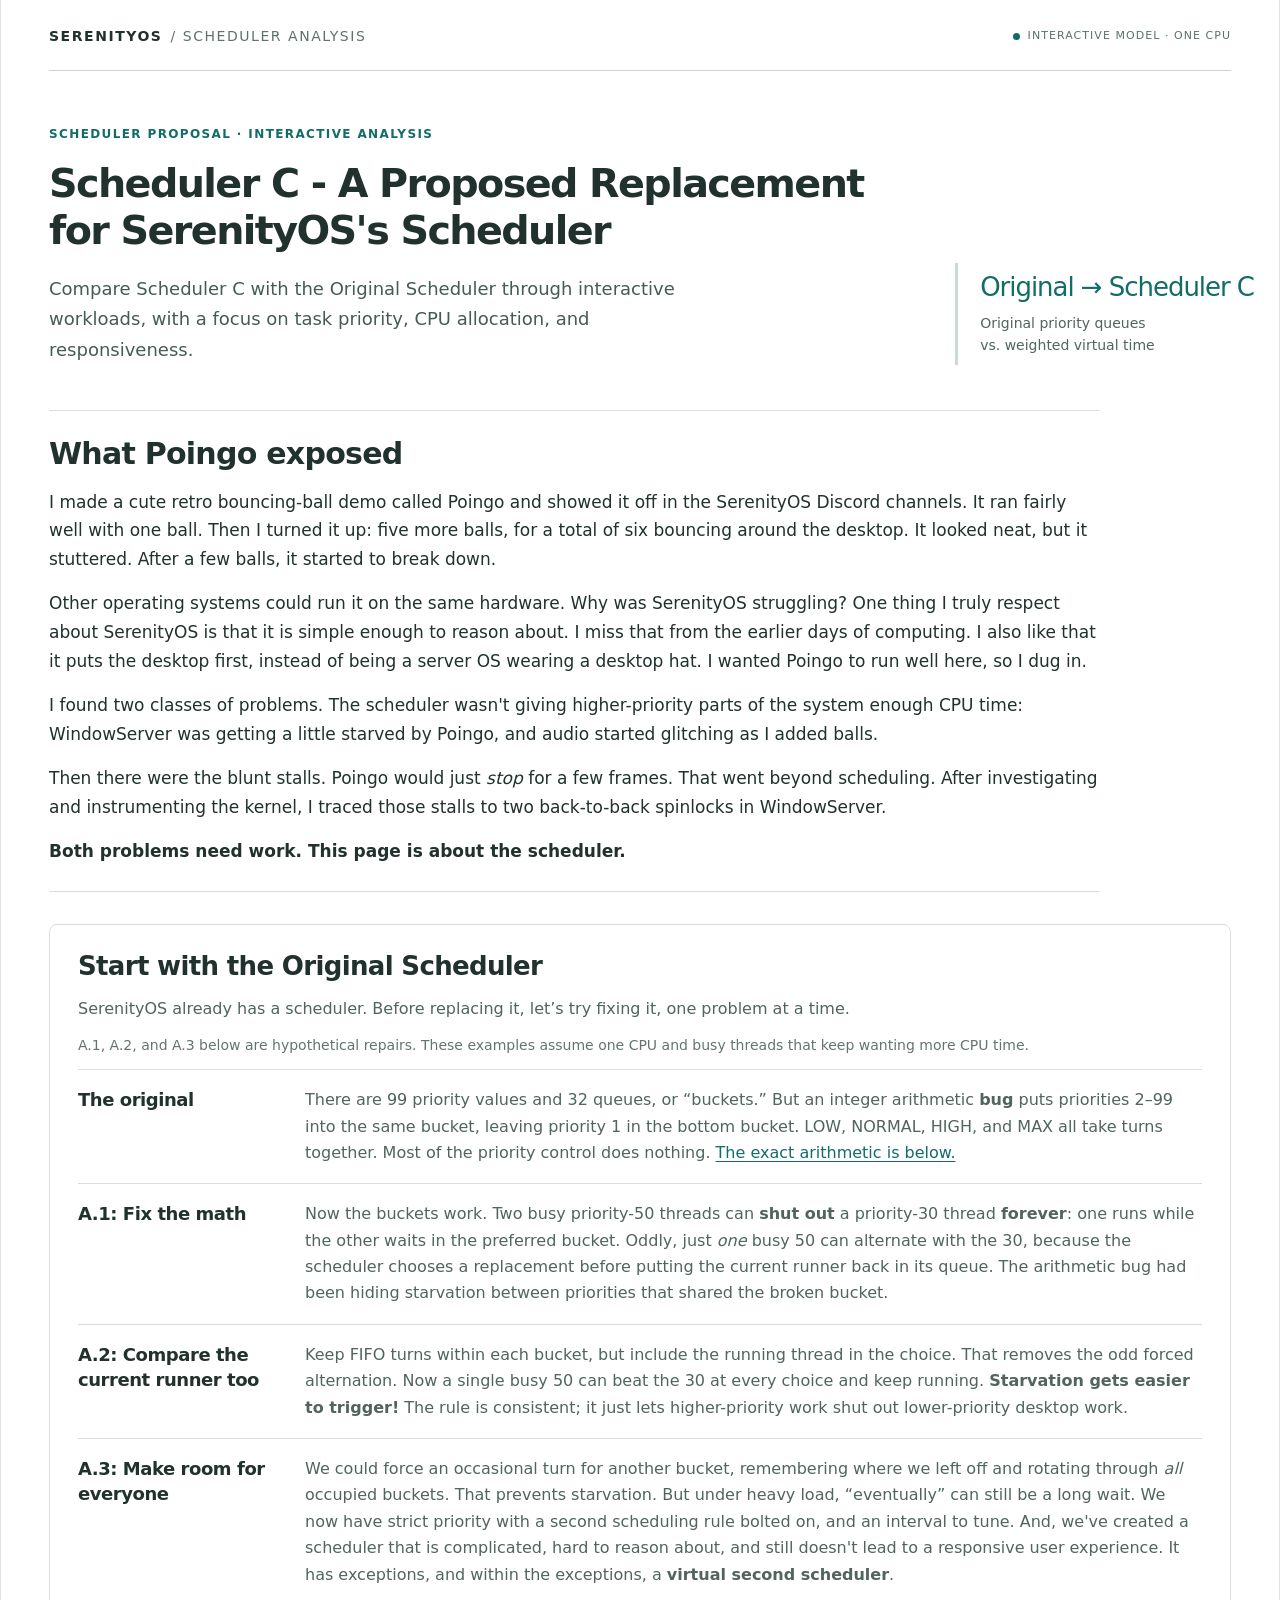
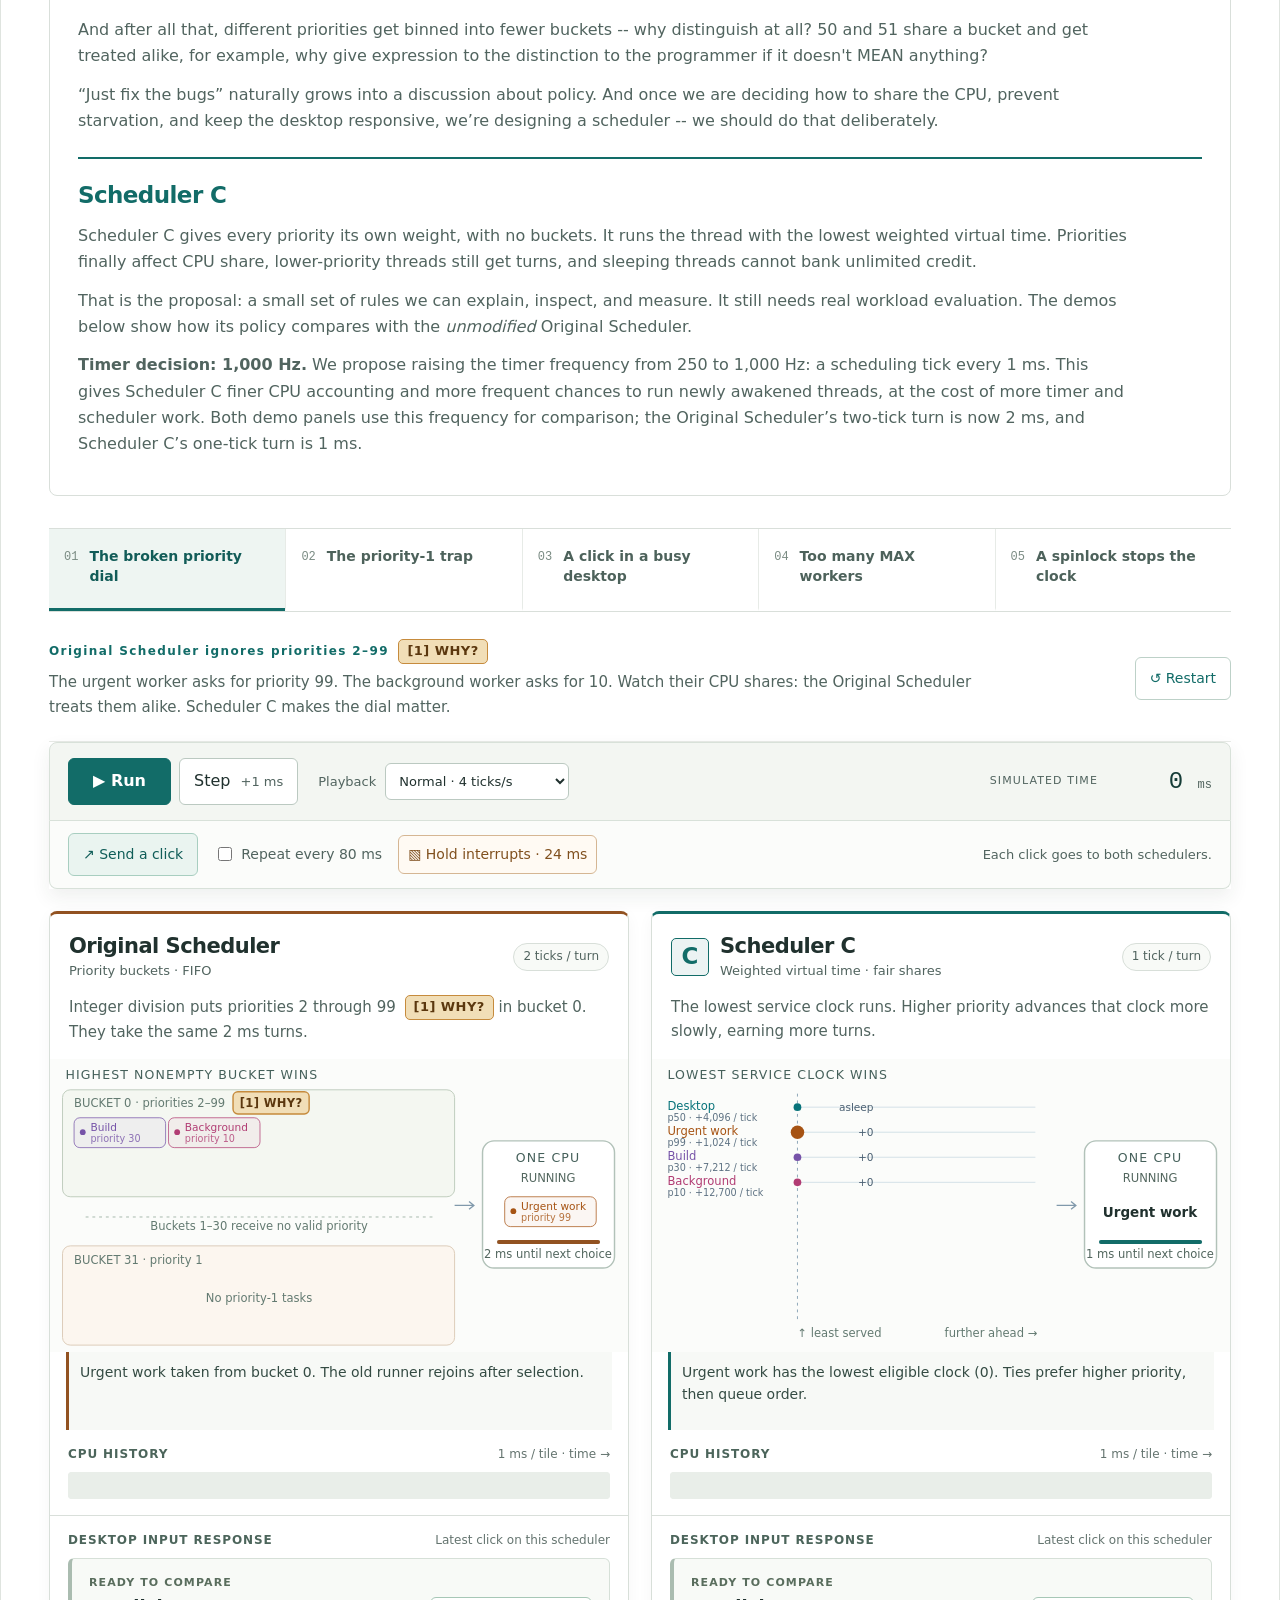
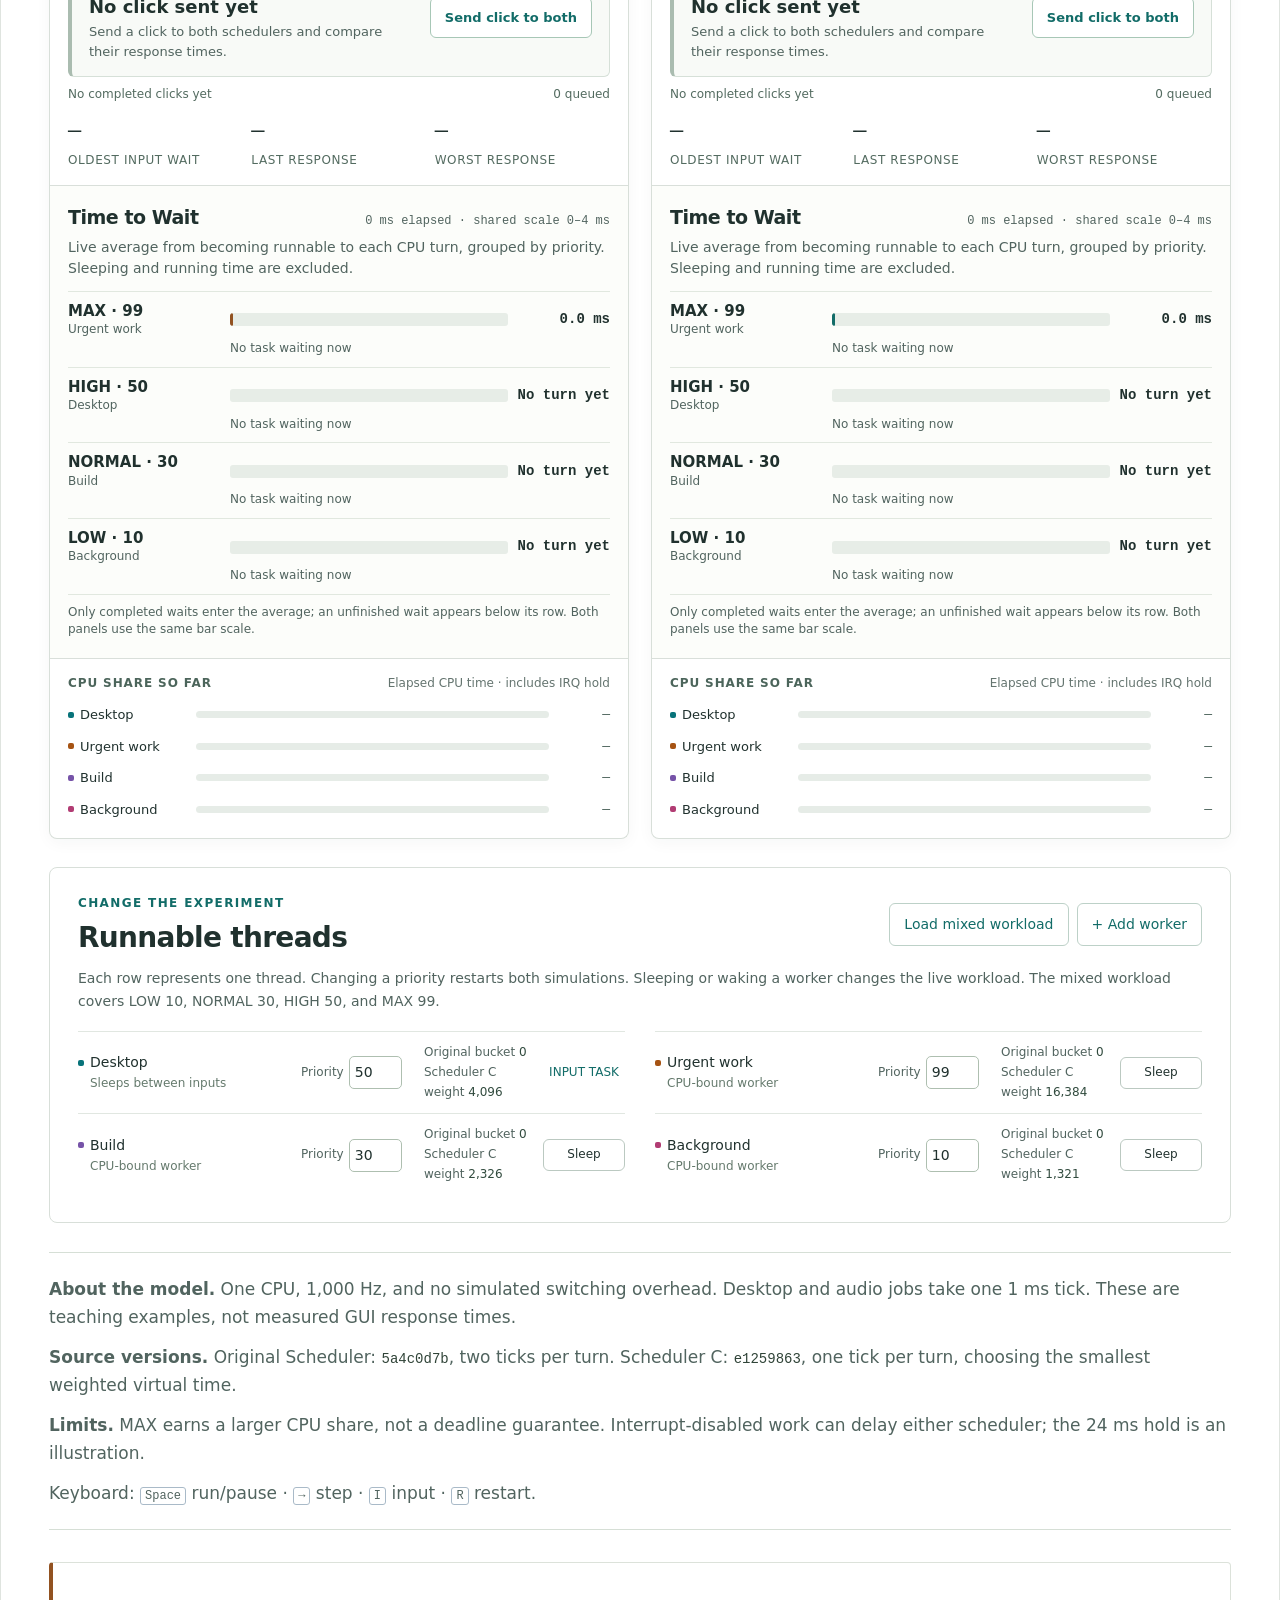
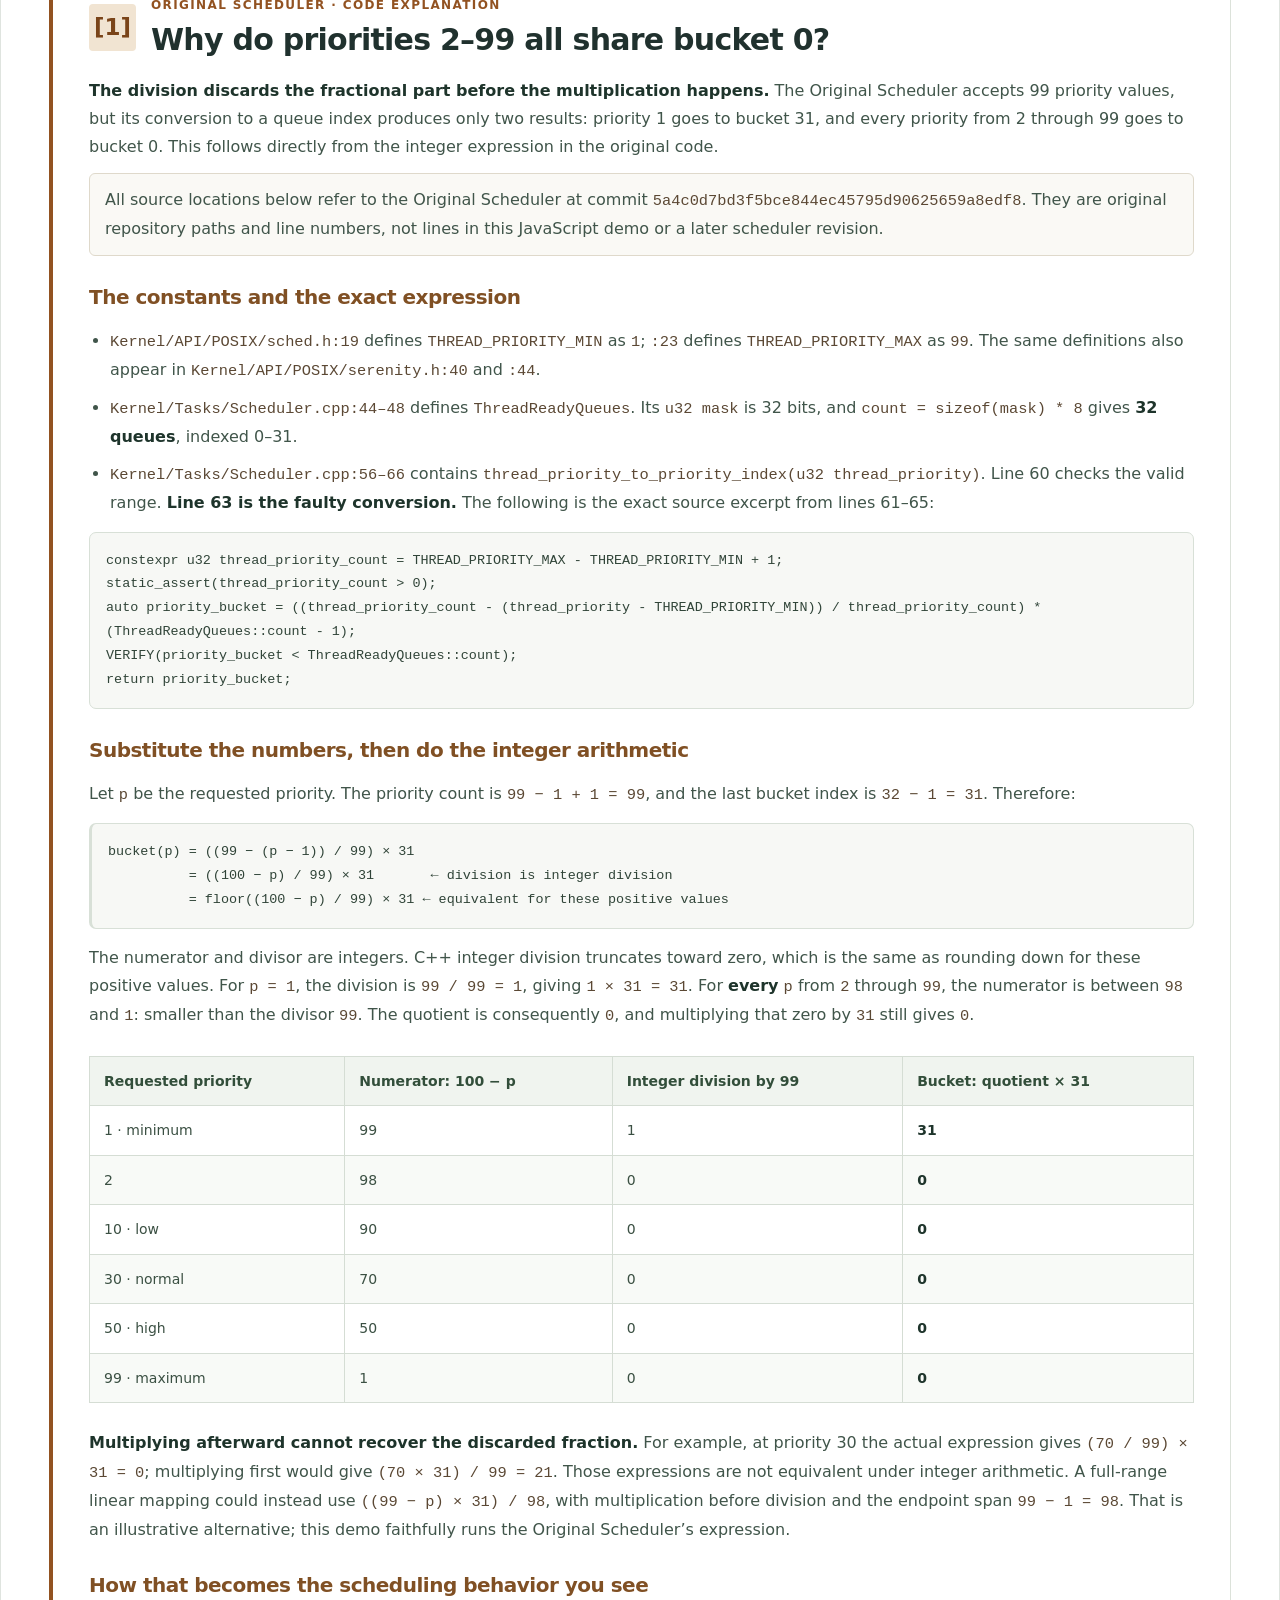
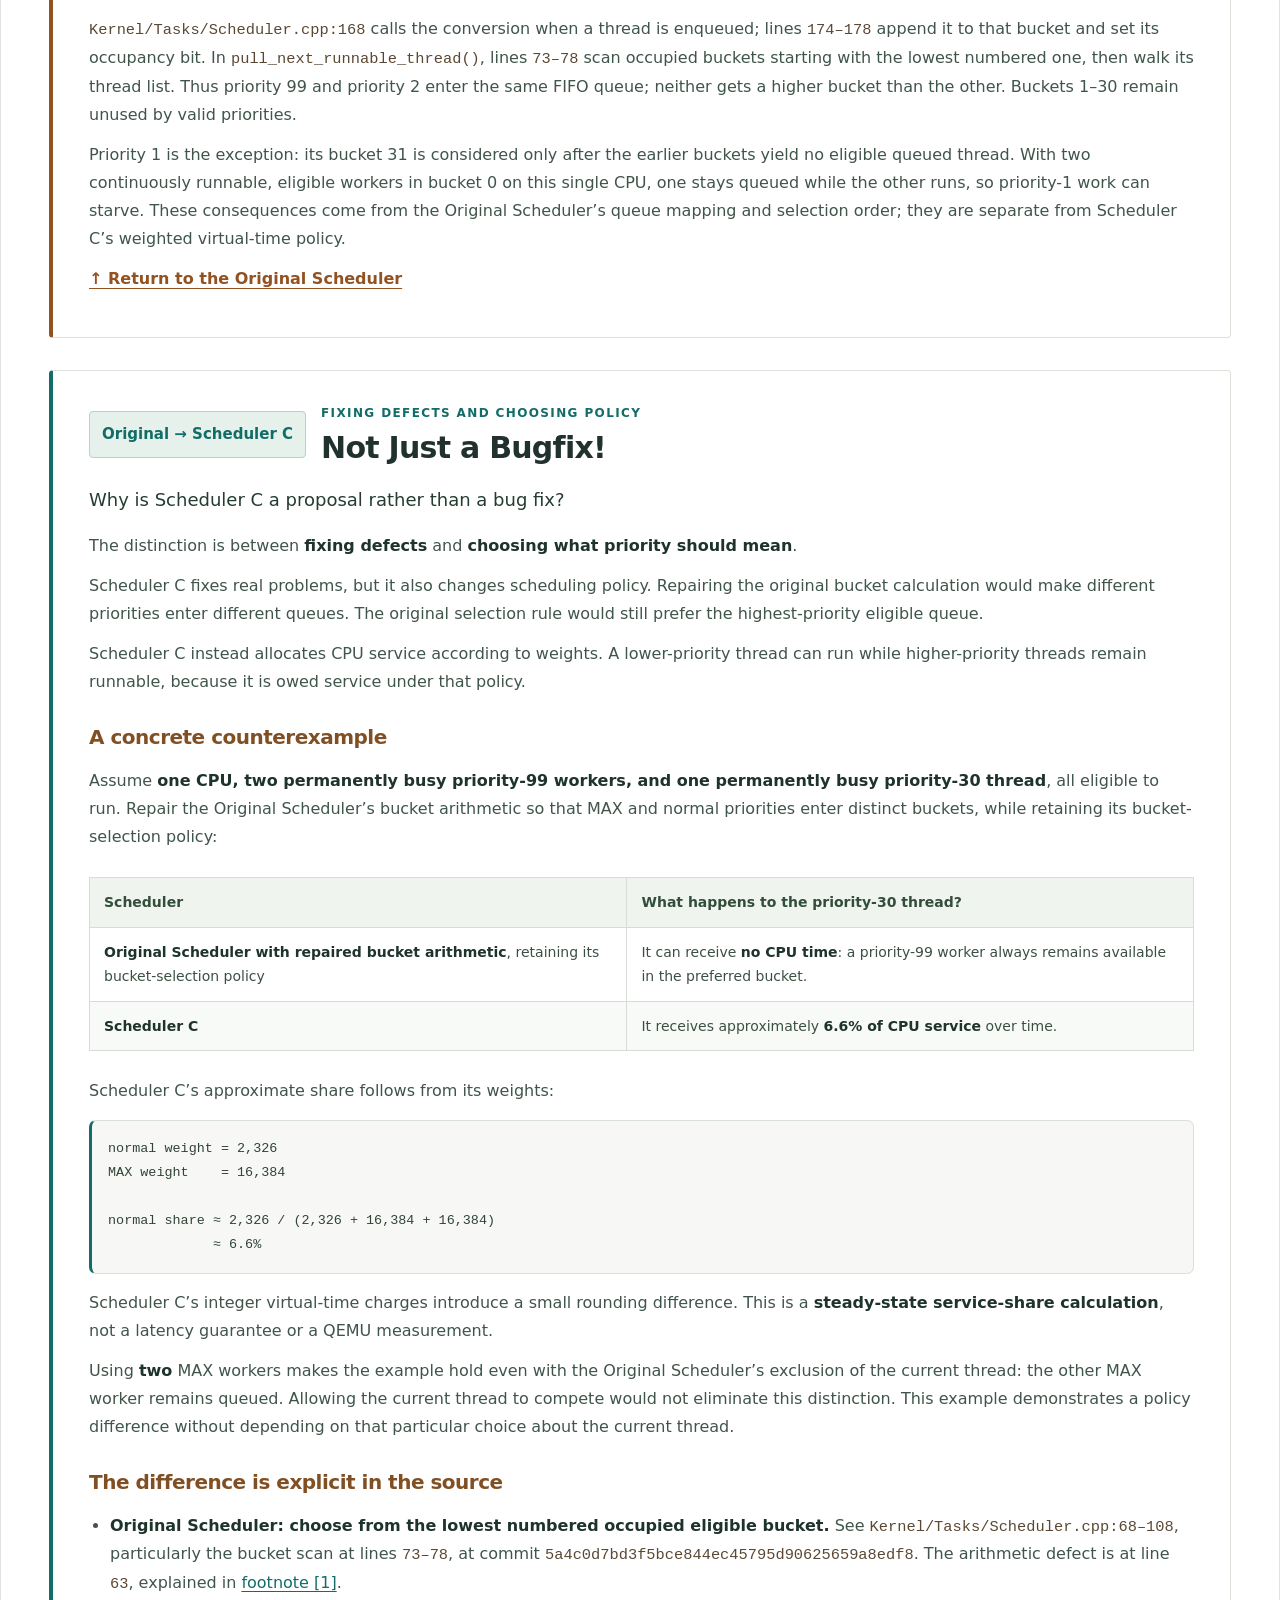
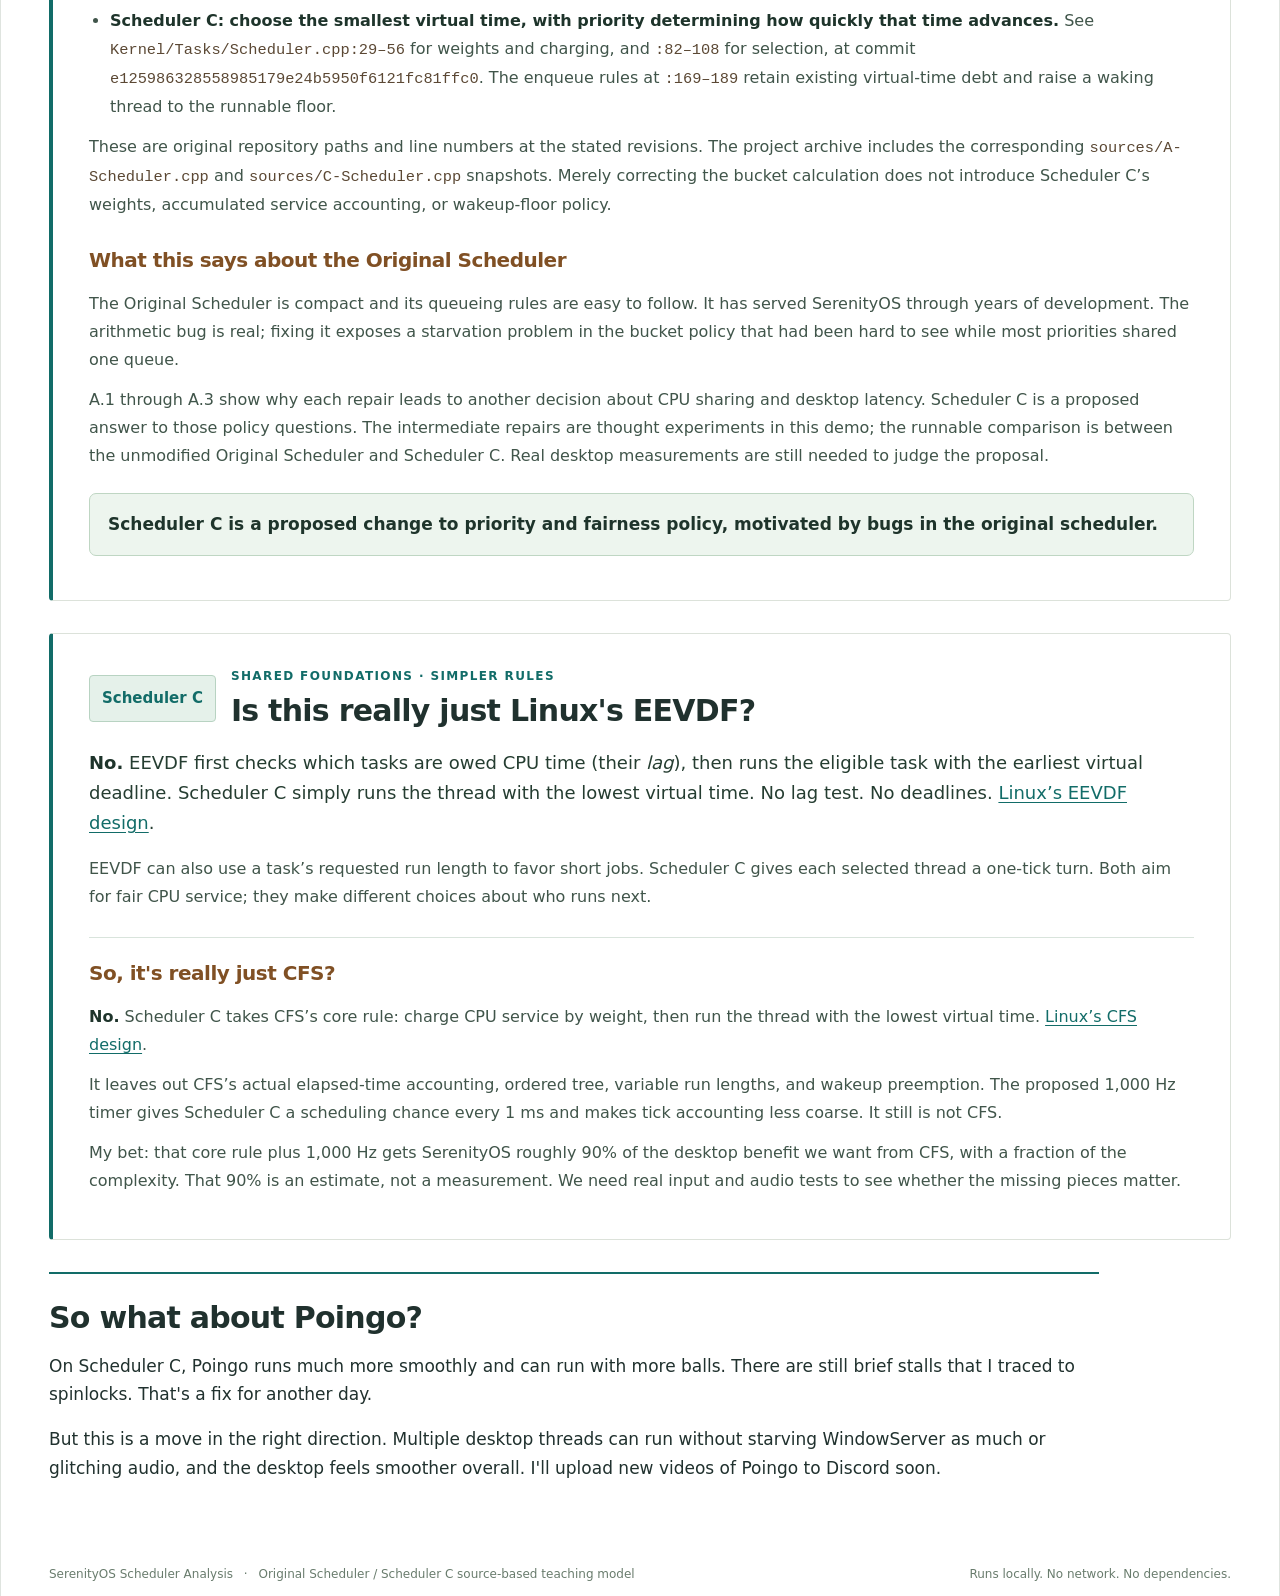
<file: Documentation/Kernel/SchedulerC-Demo/index.html>
<!doctype html>
<html lang="en">
<head>
<meta charset="utf-8"><meta name="viewport" content="width=device-width, initial-scale=1">
<meta name="color-scheme" content="light">
<title>Scheduler C - A Proposed Replacement for SerenityOS's Scheduler</title>
<style>:root{--bg:#f4f7fa;--panel:#ffffff;--panel2:#f3f7fa;--border:#cad5df;--text:#172635;--muted:#465b6e;--dim:#61758a;--a:#a65b16;--c:#087b80;--red:#b93349;--radius:14px;font-family:Inter,ui-sans-serif,system-ui,-apple-system,BlinkMacSystemFont,"Segoe UI",sans-serif;color-scheme:light}*{box-sizing:border-box}body{margin:0;background:radial-gradient(ellipse at 68% 0%,#e6eef4 0%,var(--bg) 54%);color:var(--text);font-size:14px;line-height:1.5}button,input,select{font:inherit}button,select{color:var(--text);background:#ffffff;border:1px solid #bdcbd7;border-radius:8px;padding:9px 14px}button{cursor:pointer;transition:background .15s,border-color .15s,transform .15s}button:hover{background:#eaf1f6;border-color:#8ba9bb}button:active{transform:translateY(1px)}button:disabled{opacity:.4;cursor:default}button:focus-visible,input:focus-visible,select:focus-visible,summary:focus-visible,.response-lane:focus-visible{outline:2px solid var(--c);outline-offset:3px}.shell{max-width:1392px;margin:auto;padding:0 36px}p{margin:0}h1,h2,h3{margin:0;font-weight:650;letter-spacing:-.025em}.masthead{display:flex;align-items:center;justify-content:space-between;padding:25px 0;border-bottom:1px solid var(--border)}.brand{color:var(--text);text-decoration:none;font-size:11px;letter-spacing:.14em;font-weight:750;display:flex;gap:10px;align-items:center}.brand-icon{font-size:17px;background:#e4f1f3;border:1px solid #acbecb;padding:1px 6px;border-radius:5px;letter-spacing:0;color:var(--c)}.brand-icon span{font-size:12px}.brand-light{color:var(--muted);font-weight:450}.model-badge{font-size:10px;letter-spacing:.14em;color:var(--muted);display:flex;align-items:center;gap:8px}.model-badge i{width:6px;height:6px;border-radius:50%;background:var(--c);box-shadow:0 0 12px #0e838d33}.intro{display:flex;justify-content:space-between;align-items:center;padding:37px 0 29px}.eyebrow{font-size:10px;letter-spacing:.17em;font-weight:700;color:var(--c)}h1{font-size:clamp(32px,3.8vw,51px);line-height:1.15;letter-spacing:-.05em;margin:9px 0 13px}.intro p{font-size:15px;color:var(--muted);line-height:1.65}.intro-note{padding:10px 8px 10px 30px;border-left:1px solid var(--border)}.note-index{font-size:31px;font-weight:300;letter-spacing:.05em}.intro-note p{font-size:12px;margin-top:7px}.scenarios{display:grid;grid-template-columns:repeat(5,1fr);gap:7px}.scenario{padding:12px 13px;text-align:left;display:flex;gap:9px;align-items:flex-start;font-size:12px;min-height:63px;background:#f9fbfc;color:var(--muted);border-color:var(--border);line-height:1.35}.scenario .number{font-family:ui-monospace,monospace;font-size:10px;opacity:.7;margin-top:2px}.scenario[aria-pressed=true]{background:#e4f3f2;border-color:#0a777a;color:#07585e}.experiment{display:flex;justify-content:space-between;align-items:center;gap:30px;padding:23px 0 19px;min-height:114px}.experiment p{max-width:940px;font-size:13px;color:#42586c;margin-top:6px}.quiet{background:transparent;white-space:nowrap;font-size:12px}.transport{display:flex;justify-content:space-between;align-items:center;background:#ecf3f7;border:1px solid var(--border);border-radius:12px 12px 0 0;padding:13px 18px;gap:15px}.playback{display:flex;align-items:center;gap:8px}.primary{min-width:103px;background:var(--c);border-color:var(--c);color:#ffffff;font-weight:750}.primary:hover{background:#09666d;border-color:#09666d}#step span{color:var(--muted);font-size:11px;margin-left:5px}.speed-label{font-size:11px;color:var(--muted);margin-left:12px;display:flex;align-items:center;gap:9px}.speed-label select{font-size:12px;padding:9px}.sim-clock{display:flex;align-items:center;gap:15px;white-space:nowrap}.sim-clock>span{font-size:9px;color:var(--muted);letter-spacing:.12em}.sim-clock strong{font-size:24px;line-height:1;font-family:ui-monospace,monospace;font-weight:500;min-width:99px;text-align:right}.sim-clock small{font-size:12px;color:var(--muted)}.input-deck{padding:12px 18px;background:#f7fafc;border:1px solid var(--border);border-top:0;border-radius:0 0 12px 12px;margin-bottom:22px;display:flex;justify-content:space-between;align-items:center;gap:12px}.input-actions{display:flex;align-items:center;gap:16px}.input-button{color:var(--c);border-color:#70a9b0;background:#e8f5f5;font-size:12px}.check-label{display:flex;align-items:center;gap:6px;white-space:nowrap;color:var(--muted);font-size:11px}input[type=checkbox]{accent-color:var(--c);width:14px;height:14px}.lock-button{font-size:11px;color:#875719;background:transparent;padding:7px 9px;border-color:#a27d51}#input-status{font-size:11px;color:var(--muted);max-width:290px;text-align:right}.comparison{display:grid;grid-template-columns:1fr 1fr;gap:18px}.scheduler{border:1px solid var(--border);background:var(--panel);border-radius:var(--radius);overflow:hidden;min-width:0;--accent:var(--a)}.scheduler.c{--accent:var(--c)}.panel-head{padding:18px 19px 0;display:flex;align-items:center;gap:11px}.letter{display:flex;align-items:center;justify-content:center;border-radius:9px;width:37px;height:37px;border:1px solid var(--accent);color:var(--accent);font-size:22px;font-weight:600;background:color-mix(in srgb,var(--accent) 9%,transparent)}.panel-head h2{font-size:18px;line-height:1.3}.panel-head p{color:var(--muted);font-size:11px}.turn-badge{margin-left:auto;border:1px solid var(--border);color:var(--muted);border-radius:20px;padding:3px 9px;font-size:10px;white-space:nowrap}.panel-description{font-size:12px;color:var(--muted);padding:13px 19px 0;min-height:63px;line-height:1.5}.machine{width:100%;height:auto;display:block;background:linear-gradient(180deg,transparent,#ecf1f58a);overflow:visible}.machine text{font-family:inherit}.machine .svg-label{font-size:10px;letter-spacing:.09em;fill:#546779}.machine .svg-muted{font-size:10px;fill:#64778a}.machine .task-token{transition:transform .17s ease,opacity .25s}.machine .clock-dot{transition:cx .17s,cy .17s}.machine .clock-line{transition:x2 .17s}.cpu-box{fill:#ffffff;stroke:#94a9b7;stroke-width:1.5}.cpu-box.active{stroke:var(--accent)}.cpu-name{font-size:12px;fill:var(--text);font-weight:650}.cpu-caption{font-size:10px;fill:var(--muted)}.cpu-progress{fill:var(--accent);transition:width .25s}.lock-curtain{fill:#ffead9e8;stroke:#a14c64}.decision{margin:0 16px 15px;padding:10px 11px;border-left:2px solid var(--accent);background:#f0f5f8;min-height:59px;font-size:11px;color:#33495d}.timeline-area{padding:0 18px 16px}.mini-label{display:flex;justify-content:space-between;font-size:9px;color:var(--muted);letter-spacing:.11em;font-weight:650;margin-bottom:7px}.mini-label span:last-child{font-weight:400;letter-spacing:0;color:var(--dim)}.timeline{display:flex;align-items:stretch;height:27px;gap:1px;border-radius:4px;overflow:hidden;background:#e9eff4}.tick{flex:1;min-width:0;background:#d9e3ec}.tick.locked{background-image:repeating-linear-gradient(135deg,#0006 0,#0006 3px,transparent 3px,transparent 6px)}.tick.future{background:#e5edf3}.response-area{border-top:1px solid var(--border);padding:15px 18px 13px}.response-lane{height:51px;position:relative;cursor:crosshair;border:1px solid #b0c2d1;border-radius:7px;background:linear-gradient(90deg,#f7fafc,#ebf3f8);overflow:hidden}.response-lane:before{content:"";position:absolute;height:1px;background:#afbfcc;top:25px;left:15px;right:15px}.response-lane:after{content:"CLICK ANYWHERE TO SET A TARGET";position:absolute;left:10px;bottom:3px;font-size:7px;letter-spacing:.11em;color:#627789}.target-dot,.actual-dot{position:absolute;top:16px;border-radius:50%;width:17px;height:17px;margin-left:-8px}.target-dot{border:1.5px dashed #42596d;background:#ffffff;z-index:1}.actual-dot{background:var(--accent);box-shadow:0 0 18px color-mix(in srgb,var(--accent) 30%,transparent);z-index:2;transition:left .18s ease}.response-caption{font-size:10px;color:var(--muted);margin-top:6px;display:flex;justify-content:space-between}.metrics{display:grid;grid-template-columns:repeat(3,1fr);gap:8px;margin-top:13px}.metric strong{display:block;font-family:ui-monospace,monospace;font-size:20px;font-weight:500;line-height:1.25}.metric span{font-size:9px;letter-spacing:.05em;color:var(--muted)}.metric.alert strong{color:var(--red)}.shares{padding:15px 18px 18px;border-top:1px solid var(--border)}.share-row{display:grid;grid-template-columns:109px 1fr 40px;gap:8px;align-items:center;margin-top:8px;font-size:10px}.task-name{display:flex;gap:6px;align-items:center;white-space:nowrap;overflow:hidden;text-overflow:ellipsis}.swatch{display:inline-block;flex-shrink:0;height:6px;width:6px;border-radius:2px;background:var(--task-color)}.share-track{height:5px;border-radius:5px;background:#dfe8ee;overflow:hidden}.share-fill{height:100%;background:var(--task-color);transition:width .2s;border-radius:5px}.share-number{font-family:ui-monospace,monospace;text-align:right;color:#465b6d;font-size:10px}.never{color:var(--red)!important}.workbench{margin-top:25px;padding:22px 24px;background:#ffffff;border:1px solid var(--border);border-radius:var(--radius)}.section-heading{display:flex;align-items:center;justify-content:space-between}.section-heading h2{font-size:20px;margin-top:4px}.section-note{color:var(--muted);font-size:11px;margin:8px 0 16px}.task-list{display:grid;grid-template-columns:repeat(2,1fr);column-gap:30px}.task-row{display:grid;grid-template-columns:minmax(115px,1fr) 104px 95px 78px;gap:9px;align-items:center;border-top:1px solid var(--border);padding:11px 0}.task-title{font-size:12px}.task-title small{display:block;color:var(--muted);font-size:9px;margin-left:12px}.priority-control{display:flex;align-items:center;gap:5px;color:var(--muted);font-size:10px}.priority-control input{width:50px;padding:4px 5px;border:1px solid #42536a;border-radius:5px;background:#f8fafc;color:var(--text)}.task-weight{font-size:9px;color:var(--muted)}.task-weight strong{font-weight:500;color:#223648}.task-row button{font-size:10px;padding:5px 7px}.gui-badge{font-size:9px;text-align:center;color:var(--c)}.takeaway{padding:23px 25px;display:flex;gap:17px;background:linear-gradient(110deg,#e1f4f1aa,#ffffff);border:1px solid #afcad1;border-radius:var(--radius);margin-top:20px}.takeaway-icon{font-size:29px;color:var(--c);line-height:1}.takeaway h2{font-size:15px;letter-spacing:-.01em;margin-bottom:5px}.takeaway p{font-size:12px;line-height:1.65;color:#43576a;max-width:1100px}.method{margin-top:22px;border-top:1px solid var(--border);border-bottom:1px solid var(--border)}.method summary{padding:19px 0;color:#334b5f;cursor:pointer;font-size:12px;list-style:none}.method summary::-webkit-details-marker{display:none}.method summary span{float:right;color:var(--c);font-size:20px;line-height:17px}.method[open] summary span{transform:rotate(45deg)}.method-grid{display:grid;grid-template-columns:1fr 1fr;gap:24px 35px;padding:5px 0 26px}.method h3{font-size:14px;margin-bottom:10px}.method p{font-size:12px;color:var(--muted);margin-top:9px}.method pre{background:#f1f5f8;padding:12px;border:1px solid var(--border);font-size:11px;white-space:pre-wrap;color:#284458}.method code{color:#284458}kbd{border:1px solid #a9bac8;border-radius:3px;padding:1px 4px;font-size:10px}footer{padding:22px 0 30px;display:flex;justify-content:space-between;font-size:10px;color:var(--dim)}.footer-dot{padding:0 7px}body.fast .task-token,body.fast .clock-dot,body.fast .clock-line,body.fast .share-fill{transition:none}@media(prefers-reduced-motion:reduce){*{transition:none!important}}@media(min-width:1500px){.shell{max-width:1450px}}@media(max-width:1100px){.shell{padding:0 22px}.input-deck{flex-wrap:wrap}#input-status{text-align:left;max-width:none}.task-list{grid-template-columns:1fr}.intro-note{display:none}.sim-clock>span{display:none}.speed-label{margin-left:0}.scenario{padding:10px 9px;font-size:11px}.task-row{grid-template-columns:1fr 120px 140px 90px}.panel-description{min-height:80px}}@media(max-width:760px){.shell{padding:0 14px}.brand-light{display:none}.masthead{padding:18px 0}.intro{padding:25px 0}.intro p{font-size:13px}.wide-only{display:none}.scenarios{grid-template-columns:repeat(5,148px);overflow-x:auto;padding-bottom:5px}.scenario{min-height:60px}.experiment{gap:12px;padding:17px 0}.experiment p{font-size:12px}.transport{padding:12px;flex-wrap:wrap}.speed-label{font-size:0}.speed-label select{max-width:133px;padding:9px 5px;font-size:10px}.playback{gap:5px}.playback button{padding:9px 10px;font-size:12px}.primary{min-width:78px}#step span{display:none}.sim-clock{width:100%;justify-content:space-between}.sim-clock>span{display:inline;font-size:9px}.sim-clock strong{font-size:20px}.input-deck{padding:12px}.input-actions{gap:9px;flex-wrap:wrap}.comparison{grid-template-columns:1fr;gap:18px}.panel-description{min-height:0}.machine{margin-top:10px}.workbench{padding:18px 14px}.task-row{grid-template-columns:1fr 90px 69px;gap:5px}.task-weight{display:none}.method-grid{grid-template-columns:1fr}.takeaway{padding:18px 15px}.takeaway-icon{display:none}footer{gap:15px;flex-direction:column}.turn-badge{font-size:9px}.section-heading h2{font-size:18px}}

@media(min-width:761px){.console{position:sticky;top:8px;z-index:20;border-radius:12px;background:#f4f7fa;box-shadow:0 9px 24px #35536a1a}.console .input-deck{margin-bottom:22px}}

/* Original Scheduler priority mapping: conspicuous references and an always-visible endnote. */
.footnote-ref{display:inline-flex;align-items:center;justify-content:center;min-height:25px;padding:2px 8px;margin-left:4px;border:1px solid #ffce84;border-radius:5px;background:#ffd18b;color:#302008;font-size:11px;font-weight:850;letter-spacing:.035em;line-height:1.4;text-decoration:none;vertical-align:middle;white-space:nowrap;box-shadow:0 0 0 2px #ffd18b14}
.footnote-ref:hover{background:#ffe7bf;color:#171005;box-shadow:0 0 0 3px #ffd18b35}
.footnote-ref:focus-visible,.svg-footnote-ref:focus-visible,.footnote-return a:focus-visible{outline:3px solid var(--c);outline-offset:4px}
.svg-footnote-ref{cursor:pointer}.svg-footnote-ref rect{fill:#ffd18b;stroke:#ffdfad;stroke-width:1.5}.svg-footnote-ref text{fill:#302008;font-size:11px;font-weight:850;letter-spacing:.03em}.svg-footnote-ref:hover rect{fill:#ffe7bf}
.source-footnote{margin-top:26px;padding:27px 30px;border:1px solid #b99a74;border-left:4px solid var(--a);border-radius:12px;background:linear-gradient(120deg,#fff9f1,#ffffff 50%);scroll-margin-top:20px;line-height:1.7}
.source-footnote:target{border-color:#ffd18b;box-shadow:0 0 0 3px #ffd18b20}.source-footnote:focus{outline:none}
.footnote-heading{display:flex;align-items:center;gap:15px;margin-bottom:18px}.footnote-number{display:flex;flex-shrink:0;align-items:center;justify-content:center;width:47px;height:47px;border-radius:9px;background:#ffd18b;color:#302008;font-size:23px;font-weight:800}.footnote-heading .eyebrow{color:var(--a)}.footnote-heading h2{font-size:23px;line-height:1.3;margin-top:4px}
.source-footnote p,.source-locations{font-size:13px;color:#465b6c;margin:12px 0}.source-footnote strong{color:#172635}.source-footnote h3{font-size:16px;margin-top:24px;color:#8a501a}.source-footnote code{color:#5b4834;font-size:.94em;overflow-wrap:anywhere}.source-revision{padding:12px 15px;border:1px solid #d8caba;border-radius:6px;background:#fffdf9}.source-locations{padding-left:21px}.source-locations li{margin:9px 0}.source-code{margin:15px 0;padding:16px;background:#f7f9fb;border:1px solid #cad7df;border-radius:7px;white-space:pre-wrap;overflow-wrap:anywhere;line-height:1.75;font-size:12px}.source-code code{font-size:inherit;color:#253e52}.math-code{border-left:3px solid var(--a)}
.footnote-table-wrap{overflow-x:auto}.footnote-table{width:100%;border-collapse:collapse;margin:14px 0;font-size:12px;text-align:left}.footnote-table th{background:#e6eff4;color:#754818;font-weight:650}.footnote-table th,.footnote-table td{padding:10px 13px;border:1px solid #c8d4dd}.footnote-table td{color:#344a5c}.footnote-table tr:nth-child(even) td{background:#f5f8fa}.footnote-return a{color:var(--a);font-weight:650;text-underline-offset:4px}#panel-A{scroll-margin-top:180px}
@media(max-width:760px){.source-footnote{padding:20px 15px;scroll-margin-top:16px}.footnote-heading{align-items:flex-start;gap:11px}.footnote-heading h2{font-size:20px}.footnote-number{width:39px;height:39px;font-size:20px}.source-code{padding:12px;font-size:11px}.footnote-table th,.footnote-table td{padding:8px;min-width:95px}#panel-A{scroll-margin-top:16px}}

/* Policy discussion following the source footnote. */
.policy-note{border-color:#a1cfd1;border-left-color:var(--c);background:linear-gradient(120deg,#eef9f8,#ffffff 55%)}
.policy-note .eyebrow,.policy-note h3{color:var(--c)}
.policy-sign{display:flex;flex-shrink:0;align-items:center;justify-content:center;min-width:77px;height:47px;padding:0 12px;border:1px solid #7aacaf;border-radius:9px;background:#e3f2f2;color:#09666d;font-size:20px;font-weight:650}
.policy-note .policy-question{font-size:16px;color:#22394b;line-height:1.65;margin:18px 0}

.policy-note .math-code{border-left-color:var(--c)}
.policy-note a{color:var(--c);text-underline-offset:3px}.policy-note a:focus-visible{outline:2px solid var(--c);outline-offset:3px}
.policy-note .policy-conclusion{margin-top:23px;padding:16px 18px;border:1px solid #9dc8c8;border-radius:7px;background:#e8f5f4;font-size:15px}
@media(max-width:760px){.policy-sign{min-width:62px;height:39px;padding:0 8px;font-size:16px}.policy-note .policy-question{font-size:14px}}

/* Readable type scale throughout the simulation and its explanations. */
:root{--muted:#465b6e;--dim:#61758a}
body{font-size:16px;line-height:1.58}
.brand{font-size:13px}.model-badge,.eyebrow{font-size:12px}
.intro p{font-size:17px}.intro-note p{font-size:14px}
.scenario{font-size:14px;min-height:72px}.scenario .number{font-size:12px}
.experiment p{font-size:15px}.quiet{font-size:14px}
#step span,.speed-label,.speed-label select,.sim-clock>span,#input-status{font-size:13px}
.input-button,.lock-button,.check-label{font-size:14px}
.panel-head h2{font-size:21px}.panel-head p,.turn-badge{font-size:13px}
.panel-description{font-size:15px;line-height:1.6;min-height:77px}
.machine .svg-label{font-size:12px}.machine .svg-muted{font-size:11.5px}
.machine .cpu-name{font-size:14px}.machine .cpu-caption{font-size:12px}
.machine .task-token text:first-of-type{font-size:10px}
.machine .task-token text:last-of-type{font-size:9px}
.machine [data-clock-row] text:first-of-type{font-size:12px}
.machine [data-clock-row] text:nth-of-type(2){font-size:9px}
.machine [data-clock-number]{font-size:10px}
.svg-footnote-ref text{font-size:12px}
.decision{font-size:14px;line-height:1.55;min-height:78px}
.mini-label{font-size:11px;letter-spacing:.075em}
.response-caption{font-size:12px}.metric strong{font-size:22px}.metric span{font-size:11px}
.share-row{font-size:12px;grid-template-columns:120px 1fr 53px;margin-top:10px}
.share-number{font-size:12px}.share-track{height:7px}
.section-heading h2{font-size:24px}.section-note{font-size:14px}
.task-title{font-size:14px}.task-title small{font-size:11px}
.priority-control,.task-weight,.task-row button,.gui-badge{font-size:12px}
.priority-control input{font-size:14px;width:53px}
.task-row{grid-template-columns:minmax(115px,1fr) 114px 110px 82px}
.takeaway h2{font-size:19px}.takeaway p{font-size:15px}
.method summary{font-size:16px}.method h3{font-size:18px}
.method p{font-size:15px}.method pre{font-size:14px;line-height:1.55}
.method code{font-size:14px}kbd{font-size:12px}
footer{font-size:12px}
.footnote-ref{font-size:13px}.source-footnote p,.source-locations{font-size:15px}
.footnote-heading h2{font-size:27px}.source-footnote h3{font-size:19px}
.source-footnote code{font-size:.96em}.source-code{font-size:14px;line-height:1.7}
.footnote-table{font-size:14px}.footnote-table th,.footnote-table td{padding:12px 14px}
.policy-note .policy-question{font-size:18px}
.policy-note .policy-conclusion{font-size:17px}
@media(max-width:1100px){.scenario{font-size:13px}.task-row{grid-template-columns:minmax(110px,1fr) 125px 135px 88px}.panel-description{min-height:96px}}
@media(max-width:760px){
 .intro p{font-size:16px}.scenario{font-size:14px;min-height:76px}
 .scenarios{grid-template-columns:repeat(5,175px)}.experiment p{font-size:14px}
 .panel-description{min-height:0;font-size:15px}
 .machine-scroll{overflow-x:auto;overscroll-behavior-x:contain;scrollbar-color:#708da1 #e6eef4;scrollbar-width:thin}
 .machine{width:600px;min-width:600px;max-width:none;margin-top:0}
 .machine-scroll:after{content:'Swipe board sideways to see the CPU →';display:block;position:sticky;left:0;padding:3px 15px 6px;color:var(--muted);font-size:12px;background:#f7fafc}
 .task-row{grid-template-columns:minmax(0,1fr) 110px 70px}
 .task-row button{font-size:12px}.share-row{grid-template-columns:106px 1fr 49px}
 .footnote-heading h2{font-size:23px}.source-code{font-size:12px}
 .footnote-table th,.footnote-table td{padding:9px;min-width:110px}
 .policy-note .policy-question{font-size:16px}
 .sim-clock>span{font-size:12px}.speed-label select{font-size:12px}
}

/* Keep the smallest on-screen labels legible, including the task tokens. */
.machine .svg-label{font-size:13px}.machine .svg-muted{font-size:12px}
.machine .task-token text:first-of-type{font-size:11px}
.machine .task-token text:last-of-type{font-size:10px}
.machine [data-clock-row] text:nth-of-type(2){font-size:10px}
.machine [data-clock-number]{font-size:11px}
.mini-label,.metric span,.task-title small,.gui-badge{font-size:12px}
.response-lane:after{font-size:10px;letter-spacing:.055em}
.share-row,.share-number{font-size:13px}
@media(max-width:760px){.source-code{font-size:13px}}

/* The injected lock overlay must cover the CPU labels in the light palette. */
.lock-curtain{fill:#fff0e7}
/* Whitepaper edition: quiet paper, strong hierarchy, and a friendly reading scale. */
:root{
  --bg:#ecefeb;--panel:#fff;--panel2:#f7f8f5;--border:#d9dfda;
  --text:#20312e;--muted:#51645f;--dim:#64746f;
  --a:#925221;--c:#126c68;--red:#a73742;--radius:8px;
  --sans:Inter,ui-sans-serif,system-ui,-apple-system,BlinkMacSystemFont,"Segoe UI",sans-serif;
  --mono:ui-monospace,monospace;
  font-family:var(--sans)
}
body{background:var(--bg);color:var(--text);font-family:var(--sans);font-size:16px;line-height:1.65}
.shell{max-width:1432px;min-height:100vh;padding:0 48px;background:#fff;box-shadow:0 10px 44px #20332d16;border-left:1px solid #dfe4df;border-right:1px solid #dfe4df}
h1,h2,h3{letter-spacing:-.025em}
h1,.section-heading h2,.takeaway h2,.footnote-heading h2{font-family:var(--sans)}
h1{font-size:clamp(32px,3.1vw,44px);font-weight:650;letter-spacing:-.04em;line-height:1.18;margin:15px 0 20px;max-width:940px}
.masthead{padding:25px 0 22px;border-color:#cbd4ce}
.brand{font-size:14px;letter-spacing:.11em;font-weight:700;gap:8px}
.brand-light{color:#60716a;font-weight:400}
.model-badge{font-size:11px;letter-spacing:.095em;color:#59736c}
.model-badge i{background:var(--c);box-shadow:none;width:7px;height:7px}
.intro{align-items:flex-end;padding:54px 0 45px;gap:45px}
.intro p{font-size:18px;line-height:1.7;color:#455b54;max-width:690px}
.eyebrow{font-size:12px;letter-spacing:.115em;color:var(--c);font-weight:700}
.intro-note{padding:9px 0 9px 22px;border-left:3px solid #c5dbd5;min-width:220px}
.note-index{font-family:var(--sans);font-size:26px;font-weight:400;line-height:1.2;letter-spacing:-.04em;color:var(--c);white-space:nowrap}
.intro-note p{font-size:14px;line-height:1.55;color:var(--muted);margin-top:9px}
.scenarios{gap:0;border-top:1px solid var(--border);border-bottom:1px solid var(--border)}
.scenario{border:0;border-bottom:3px solid transparent;border-radius:0;background:#fff;color:#4d625b;min-height:82px;padding:18px 15px 15px;font-size:14px;font-weight:700;line-height:1.42;gap:11px}
.scenario + .scenario{border-left:1px solid #e7ebe7}
.scenario:hover{background:#f5f8f5;border-color:#b7d4cd}
.scenario[aria-pressed=true]{background:#eef5f2;border-color:var(--c);color:#125c58}
.scenario .number{font-family:var(--mono);font-size:12px;font-weight:400;color:#7a8b83;opacity:1;margin-top:2px}
.experiment{min-height:116px;padding:25px 0 22px;border-bottom:1px solid #e8ebe7}
.experiment p{font-size:15px;line-height:1.65;color:var(--muted);margin-top:6px}
button,select{border-color:#bbc9c1;border-radius:6px;background:#fff;color:var(--text)}
button:hover{background:#f0f6f2;border-color:#87ada0}
.quiet{font-size:14px;color:var(--c);border-color:#bdd1c8;background:#fff}
.console{background:#fff}
.transport{background:#f3f6f2;border-color:#d8e1d9;border-radius:8px 8px 0 0;padding:15px 18px}
.primary{background:var(--c);border-color:var(--c);color:#fff}
.primary:hover{background:#0c5753;border-color:#0c5753}
#step span,.speed-label,.speed-label select{font-size:13px}
.sim-clock strong{font-family:var(--mono);font-size:24px;color:#153c37}
.sim-clock>span{font-size:11px;letter-spacing:.1em}
.input-deck{background:#fbfcfa;border-color:#d8e1d9;border-radius:0 0 8px 8px}
.input-button{background:#eaf4f0;border-color:#a8cec0;color:#105d58}
.lock-button{border-color:#d5b693;color:#80501e;background:#fffaf3}
#input-status,.check-label{color:var(--muted)}
.comparison{gap:22px}
.scheduler{border-color:#d8dfd9;border-top:3px solid var(--accent);box-shadow:0 4px 16px #1d302b0a}
.panel-head{padding-top:19px}
.letter{width:38px;height:38px;border-radius:5px;font-family:var(--sans);font-size:23px;font-weight:600;background:color-mix(in srgb,var(--accent) 8%,white)}
.panel-head h2{font-size:21px;letter-spacing:-.025em}
.panel-head p{font-size:13px}
.turn-badge{font-size:12px;border-color:#d8dfd9;background:#f8faf7}
.panel-description{font-size:15px;color:var(--muted);line-height:1.6}
.machine{background:#fbfcfa}
.machine text{font-family:var(--sans)}
.machine .svg-label{fill:#45605a}
.machine .svg-muted{fill:#637a71}
.machine .cpu-box{fill:#fff;stroke:#b2c2b9}
.machine .cpu-caption{fill:#52665e}
.decision{background:#f7f9f6;color:#344b43;border-left-width:3px;font-size:14px}
.mini-label{color:#4c655b}
.timeline,.tick.future{background:#e9eee9}
.response-lane{border-color:#b7c9bc;background:#f6faf6}
.response-lane:before{background:#bbc9bd}
.response-lane:after{color:#516b5e}
.response-caption,.metric span{color:#536b60}
.metric strong,.share-number{font-family:var(--mono)}
.share-track{background:#e6ece7}
.share-number{color:#415a51}
.workbench{background:#fff;border-color:#d8dfd9;margin-top:28px;padding:26px 28px}
.section-heading h2{font-weight:650;font-size:28px;line-height:1.25;margin-top:6px}
.section-note{font-size:14px;color:var(--muted);margin:12px 0 18px}
.task-row{border-color:#e1e7e1}
.task-title{font-size:14px}
.task-title small{color:#657a6d}
.task-weight strong{color:#314b3e}
.priority-control input{background:#fff;border-color:#aebfb0}
.takeaway{background:#f2f7f3;border:0;border-left:4px solid var(--c);border-radius:3px;margin-top:26px;padding:25px 28px}
.takeaway-icon{color:#5b927a}
.takeaway h2{font-size:24px;font-weight:650;margin-bottom:7px}
.takeaway p{font-size:15px;color:#40584d;line-height:1.7}
.method{margin-top:29px;border-color:#d6dfd6}
.method summary{font-size:16px;font-weight:700;color:#234a3e;padding:21px 0}
.method h3{font-size:18px;color:#243c33}
.method p{font-size:15px}
.method pre,.source-code{font-family:var(--mono);background:#f7f8f5;border-color:#d8e0d7;color:#304438}
.method code,.source-code code{font-family:var(--mono);color:#304438}
kbd{font-family:var(--mono)}
.source-footnote{margin-top:32px;background:#fff;border-color:#dce2da;border-left-color:var(--a);border-radius:4px;padding:32px 36px;line-height:1.75}
.source-footnote:target{border-color:#c69759;box-shadow:0 0 0 3px #b57a2c1f}
.footnote-number{border-radius:4px;background:#f1e4d2;color:#7a4419;font-family:var(--sans)}
.footnote-heading h2{font-size:30px;font-weight:650;line-height:1.3}
.source-footnote p,.source-locations{font-size:16px;color:#40554a}
.source-footnote strong{color:#1e342b}
.source-footnote h3{font-size:20px;color:#805024}
.source-revision{background:#faf9f5;border-color:#dfd9cb}
.source-code{font-size:14px;line-height:1.7}
.footnote-table{font-size:14px}
.footnote-table th{background:#f0f4ef;color:#324e3a}
.footnote-table th,.footnote-table td{border-color:#d5ddd4}
.footnote-table td{color:#3b5043}
.footnote-table tr:nth-child(even) td{background:#f8faf7}
.policy-note{border-left-color:var(--c);background:#fff}
.policy-sign{border-radius:4px;background:#e5f1ea;border-color:#b8d3c2;color:var(--c);font-family:var(--sans);font-size:15px;font-weight:700;white-space:nowrap}
/* A plain status replaces the former input-position strip. */
.response-summary{display:flex;align-items:center;justify-content:space-between;gap:18px;min-height:88px;padding:15px 17px;border:1px solid #d6e0d8;border-left:4px solid #aabcb0;border-radius:6px;background:#f8faf7}
.response-summary.waiting{border-left-color:var(--a);background:#fdf9f3}
.response-summary.complete{border-left-color:var(--c);background:#f3f9f5}
.response-copy{display:flex;flex-direction:column;gap:3px;min-width:0}
.response-kicker{font-size:11px;font-weight:700;letter-spacing:.1em;color:#596d5d}
.response-summary.waiting .response-kicker{color:var(--a)}
.response-summary.complete .response-kicker{color:var(--c)}
.response-copy strong{font-size:18px;line-height:1.35;color:var(--text)}
.response-detail{font-size:13px;line-height:1.5;color:var(--muted)}
.response-send{flex-shrink:0;white-space:nowrap;font-size:13px;font-weight:650;color:var(--c);border-color:#a7c7b6;background:#fff}
.response-caption{margin-top:8px;font-size:12px}
@media(max-width:760px){.response-summary{align-items:flex-start;flex-wrap:wrap;gap:12px;padding:14px}.response-send{width:100%}}
+
/* Live wait averages sit directly below input response in each panel. */
.scenarios{grid-template-columns:repeat(5,minmax(0,1fr))}
.workbench-actions{display:flex;flex-wrap:wrap;gap:8px}
#load-mixed[aria-pressed="true"]{background:#e5f2eb;border-color:#9bbda8;color:#2c6244}
.wait-panel{padding:19px 18px 20px;border-top:1px solid var(--border);background:#fcfdfa}
.wait-heading{display:flex;justify-content:space-between;align-items:baseline;flex-wrap:wrap;gap:4px 12px}
.wait-heading h3{font-size:19px;line-height:1.3;color:var(--text)}
.wait-heading span{font-family:var(--mono);font-size:12px;color:var(--muted)}
.wait-explainer{font-size:14px;line-height:1.5;color:var(--muted);margin-top:5px}
.wait-panel-rows{margin-top:12px}
.wait-row{display:grid;grid-template-columns:minmax(0,150px) minmax(0,1fr);gap:3px 12px;align-items:center;padding:10px 0;border-top:1px solid #e1e8df}
.wait-task{display:flex;flex-direction:column;gap:1px;min-width:0}
.wait-task strong{font-size:15px;line-height:1.3;color:var(--text)}
.wait-task span{font-size:12px;line-height:1.3;color:var(--muted);overflow-wrap:anywhere}
.wait-series{display:grid;grid-template-columns:minmax(0,1fr) 93px;gap:9px;align-items:center}
.wait-track{height:13px;background:#e7ede7;border-radius:3px;overflow:hidden}
.wait-fill{display:block;height:100%;border-radius:3px;background:var(--accent);transition:width .2s}
.wait-value{font-family:var(--mono);font-size:14px;font-weight:600;text-align:right;color:var(--text);white-space:nowrap}
.wait-pending{grid-column:2;font-size:12px;line-height:1.3;color:var(--a)}
.wait-pending.empty{color:var(--muted)}
.takeaway[hidden]{display:none}
.wait-panel-note{padding-top:9px;border-top:1px solid #e1e8df;font-size:12px;line-height:1.45;color:var(--muted)}
@media(max-width:760px){
  .scenarios{grid-template-columns:repeat(5,178px)}
  .section-heading{align-items:flex-start;gap:12px;flex-wrap:wrap}
  .wait-panel{padding:17px 15px}
  .wait-heading{align-items:flex-start}
  .wait-heading span{font-size:11px}
  .wait-row{grid-template-columns:minmax(0,104px) minmax(0,1fr);gap:3px 7px}
  .wait-task strong{font-size:14px}.wait-task span{font-size:11px}
  .wait-series{grid-template-columns:minmax(0,1fr) 86px;gap:5px}
  .wait-value{font-size:12px}.wait-pending{font-size:11px}
}
.policy-note .policy-question{font-size:18px;color:#253d31}


.policy-note .policy-conclusion{background:#edf5ee;border-color:#bfd6c3;font-size:17px}
.policy-subquestion{margin-top:26px;padding-top:18px;border-top:1px solid #d9e4dc}
.policy-subquestion h3{margin-top:0}
.scheduler-introduction{margin:0 0 32px;padding:25px 28px;border:1px solid var(--border);border-radius:8px;background:#fff}
.scheduler-introduction h2{font-size:26px;line-height:1.3;margin-bottom:12px}
.scheduler-introduction p{font-size:16px;line-height:1.65;color:var(--muted);max-width:1050px;margin:12px 0}
.scheduler-introduction .intro-assumption{font-size:14px;color:var(--dim)}
.scheduler-introduction a{color:var(--c);text-underline-offset:3px}
.intro-stage{display:grid;grid-template-columns:205px minmax(0,1fr);gap:22px;padding:17px 0;border-top:1px solid var(--border)}
.intro-stage h3,.intro-proposal h3{font-size:18px;line-height:1.4;color:var(--text)}
.intro-stage p{margin:0}
.intro-proposal{border-top:2px solid var(--c);margin-top:22px;padding-top:20px}
.intro-proposal h3{font-size:23px;color:var(--c)}
@media(max-width:760px){.scheduler-introduction{padding:20px 17px}.scheduler-introduction h2{font-size:24px}.intro-stage{grid-template-columns:1fr;gap:8px;padding:16px 0}.scheduler-introduction p{font-size:16px}}
footer{font-size:12px;color:#697c6d}
.footnote-ref,.svg-footnote-ref rect{background:#f1deb7;border-color:#c68b3d;box-shadow:none}
.footnote-ref{color:#5b370e;font-size:13px}
.svg-footnote-ref rect{fill:#f1deb7;stroke:#c68b3d}
.svg-footnote-ref text{fill:#5b370e}
@media(min-width:761px){
  .console{top:0;background:#fff;border-radius:0;box-shadow:0 8px 18px #23362d13}
  .console .input-deck{margin-bottom:22px}
}
@media(max-width:1100px){
  .shell{padding:0 28px}
  .intro{padding:43px 0 36px}
  .scenario{font-size:13px;padding:16px 10px}
}
@media(max-width:760px){
  body{background:#fff}
  .shell{padding:0 17px;border:0;box-shadow:none}
  .masthead{padding:18px 0}
  .brand{font-size:12px}
  .model-badge{font-size:10px}
  .intro{padding:36px 0 32px}
  h1{font-size:clamp(30px,8vw,36px);margin:14px 0 16px}
  .intro p{font-size:16px}
  .scenarios{grid-template-columns:repeat(5,178px);overflow-x:auto}
  .scenario{font-size:14px;min-height:79px}
  .experiment{padding:22px 0}
  .transport{padding:13px}
  .comparison{gap:22px}
  .machine-scroll:after{background:#fbfcfa}
  .workbench{padding:22px 17px}
  .section-heading h2{font-size:26px}
  .takeaway{padding:20px 17px}
  .takeaway h2{font-size:22px}
  .source-footnote{padding:22px 17px}
  .footnote-heading h2{font-size:25px}
  .policy-note .policy-question{font-size:17px}
}

/* Brief, always-visible model notes. */
.method{padding:22px 0}.method p{font-size:17px;line-height:1.65;margin:0 0 12px}.method p:last-child{margin-bottom:0}

/* First-person motivation before the scheduler walkthrough. */
.pre-intro{max-width:1050px;margin:0 0 32px;padding:24px 0 25px;border-top:1px solid var(--border);border-bottom:1px solid var(--border)}
.pre-intro h2{font-size:clamp(23px,2.5vw,30px);line-height:1.25;margin-bottom:15px}
.pre-intro p{font-size:17px;line-height:1.68;color:var(--text);margin:0 0 16px}
.pre-intro p:last-child{margin-bottom:0;font-weight:650}

/* First-person close to the proposal. */
.poingo-conclusion{max-width:1050px;margin:32px 0 36px;padding:25px 0;border-top:2px solid var(--c)}
.poingo-conclusion h2{font-size:clamp(23px,2.5vw,30px);line-height:1.25;margin-bottom:15px}
.poingo-conclusion p{font-size:17px;line-height:1.68;margin:0 0 16px}
.poingo-conclusion p:last-child{margin-bottom:0}
</style>
</head>
<body>
<div class="shell">
<header class="masthead"><a class="brand" href="#">SERENITYOS <span class="brand-light">/ SCHEDULER ANALYSIS</span></a><div class="model-badge"><i></i> INTERACTIVE MODEL · ONE CPU</div></header>
<section class="intro"><div><div class="eyebrow">SCHEDULER PROPOSAL · INTERACTIVE ANALYSIS</div><h1>Scheduler C - A Proposed Replacement for SerenityOS's Scheduler</h1><p>Compare Scheduler C with the Original Scheduler through interactive workloads, with a focus on task priority, CPU allocation, and responsiveness.</p></div><div class="intro-note"><span class="note-index">Original → Scheduler C</span><p>Original priority queues<br>vs. weighted virtual time</p></div></section>
<section class="pre-intro" aria-labelledby="poingo-intro-heading">
<h2 id="poingo-intro-heading">What Poingo exposed</h2>
<p>I made a cute retro bouncing-ball demo called Poingo and showed it off in the SerenityOS Discord channels. It ran fairly well with one ball. Then I turned it up: five more balls, for a total of six bouncing around the desktop. It looked neat, but it stuttered. After a few balls, it started to break down.</p>
<p>Other operating systems could run it on the same hardware. Why was SerenityOS struggling? One thing I truly respect about SerenityOS is that it is simple enough to reason about. I miss that from the earlier days of computing. I also like that it puts the desktop first, instead of being a server OS wearing a desktop hat. I wanted Poingo to run well here, so I dug in.</p>
<p>I found two classes of problems. The scheduler wasn't giving higher-priority parts of the system enough CPU time: WindowServer was getting a little starved by Poingo, and audio started glitching as I added balls.</p>
<p>Then there were the blunt stalls. Poingo would just <em>stop</em> for a few frames. That went beyond scheduling. After investigating and instrumenting the kernel, I traced those stalls to two back-to-back spinlocks in WindowServer.</p>
<p>Both problems need work. This page is about the scheduler.</p>
</section>
<section class="scheduler-introduction" aria-labelledby="scheduler-introduction-heading">
<h2 id="scheduler-introduction-heading">Start with the Original Scheduler</h2>
<p>SerenityOS already has a scheduler. Before replacing it, let’s try fixing it, one problem at a time.</p>
<p class="intro-assumption">A.1, A.2, and A.3 below are hypothetical repairs. These examples assume one CPU and busy threads that keep wanting more CPU time.</p>
<div class="intro-stage"><h3>The original</h3><p>There are 99 priority values and 32 queues, or “buckets.” But an integer arithmetic <strong>bug</strong> puts priorities 2–99 into the same bucket, leaving priority 1 in the bottom bucket. LOW, NORMAL, HIGH, and MAX all take turns together. Most of the priority control does nothing. <a href="#priority-bucket-note">The exact arithmetic is below.</a></p></div>
<div class="intro-stage"><h3>A.1: Fix the math</h3><p>Now the buckets work. Two busy priority-50 threads can <strong>shut out</strong> a priority-30 thread <strong>forever</strong>: one runs while the other waits in the preferred bucket. Oddly, just <em>one</em> busy 50 can alternate with the 30, because the scheduler chooses a replacement before putting the current runner back in its queue. The arithmetic bug had been hiding starvation between priorities that shared the broken bucket.</p></div>
<div class="intro-stage"><h3>A.2: Compare the current runner too</h3><p>Keep FIFO turns within each bucket, but include the running thread in the choice. That removes the odd forced alternation. Now a single busy 50 can beat the 30 at every choice and keep running. <strong>Starvation gets easier to trigger!</strong> The rule is consistent; it just lets higher-priority work shut out lower-priority desktop work.</p></div>
<div class="intro-stage"><h3>A.3: Make room for everyone</h3><p>We could force an occasional turn for another bucket, remembering where we left off and rotating through <em>all</em> occupied buckets. That prevents starvation. But under heavy load, “eventually” can still be a long wait. We now have strict priority with a second scheduling rule bolted on, and an interval to tune. And, we've created a scheduler that is complicated, hard to reason about, and still doesn't lead to a responsive user experience. It has exceptions, and within the exceptions, a <b>virtual second scheduler</b>.</p></div>
<p>And after all that, different priorities get binned into fewer buckets -- why distinguish at all?  50 and 51 share a bucket and get treated alike, for example, why give expression to the distinction to the programmer if it doesn't MEAN anything?</p>
<p>“Just fix the bugs” naturally grows into a discussion about policy. And once we are deciding how to share the CPU, prevent starvation, and keep the desktop responsive, we’re designing a scheduler -- we should do that deliberately.</p>
<div class="intro-proposal"><h3>Scheduler C</h3><p>Scheduler C gives every priority its own weight, with no buckets. It runs the thread with the lowest weighted virtual time. Priorities finally affect CPU share, lower-priority threads still get turns, and sleeping threads cannot bank unlimited credit.</p><p>That is the proposal: a small set of rules we can explain, inspect, and measure. It still needs real workload evaluation. The demos below show how its policy compares with the <em>unmodified</em> Original Scheduler.</p></div>
<p><strong>Timer decision: 1,000 Hz.</strong> We propose raising the timer frequency from 250 to 1,000 Hz: a scheduling tick every 1 ms. This gives Scheduler C finer CPU accounting and more frequent chances to run newly awakened threads, at the cost of more timer and scheduler work. Both demo panels use this frequency for comparison; the Original Scheduler’s two-tick turn is now 2 ms, and Scheduler C’s one-tick turn is 1 ms.</p>
</section>
<nav class="scenarios" aria-label="Experiments" id="scenarios"></nav>
<section class="experiment"><div><span class="eyebrow" id="scenario-tag"></span><p id="scenario-text"></p></div><button id="restart" class="quiet" title="Restart experiment (R)">↺ Restart</button></section>
<div class="simulation-zone"><div class="console"><section class="transport" aria-label="Simulation controls"><div class="playback"><button id="play" class="primary" title="Play or pause (Space)">▶ Run</button><button id="step" title="Advance one 1 ms interval (Right arrow)">Step <span>+1 ms</span></button><label class="speed-label">Playback <select id="speed"><option value="1">Slow · 1 tick/s</option><option value="4" selected>Normal · 4 ticks/s</option><option value="20">Fast · 20 ticks/s</option><option value="100">Overview · 100 ticks/s</option></select></label></div><div class="sim-clock"><span>SIMULATED TIME</span><strong id="clock">0 <small>ms</small></strong></div></section>
<section class="input-deck"><div class="input-actions"><button id="click" class="input-button" title="Send a click (I)">↗ Send a click</button><label class="check-label"><input type="checkbox" id="auto-input"> Repeat every 80 ms</label><button id="hold" class="lock-button" title="Inject a 24 ms interrupt-disabled section on each CPU">▧ Hold interrupts · 24 ms</button></div><p id="input-status" role="status" aria-live="polite">Each click goes to both schedulers.</p></section>
</div><main class="comparison" id="comparison"></main>
<section class="workbench"><div class="section-heading"><div><div class="eyebrow">CHANGE THE EXPERIMENT</div><h2>Runnable threads</h2></div><div class="workbench-actions"><button id="load-mixed" class="quiet">Load mixed workload</button><button id="add-worker" class="quiet">+ Add worker</button></div></div><p class="section-note">Each row represents one thread. Changing a priority restarts both simulations. Sleeping or waking a worker changes the live workload. The mixed workload covers LOW 10, NORMAL 30, HIGH 50, and MAX 99.</p><div id="task-list" class="task-list"></div></section>
</div><section class="takeaway" id="takeaway"><span class="takeaway-icon">↳</span><div><h2 id="takeaway-title"></h2><p id="takeaway-text"></p></div></section>
<section class="method" aria-label="About the model">
<p><strong>About the model.</strong> One CPU, 1,000 Hz, and no simulated switching overhead. Desktop and audio jobs take one 1 ms tick. These are teaching examples, not measured GUI response times.</p>
<p><strong>Source versions.</strong> Original Scheduler: <code>5a4c0d7b</code>, two ticks per turn. Scheduler C: <code>e1259863</code>, one tick per turn, choosing the smallest weighted virtual time.</p>
<p><strong>Limits.</strong> MAX earns a larger CPU share, not a deadline guarantee. Interrupt-disabled work can delay either scheduler; the 24 ms hold is an illustration.</p>
<p class="shortcut-note">Keyboard: <kbd>Space</kbd> run/pause · <kbd>→</kbd> step · <kbd>I</kbd> input · <kbd>R</kbd> restart.</p>
</section>
<section class="source-footnote" id="priority-bucket-note" role="doc-footnote" tabindex="-1" aria-labelledby="priority-bucket-heading">
<div class="footnote-heading"><span class="footnote-number">[1]</span><div><div class="eyebrow">ORIGINAL SCHEDULER · CODE EXPLANATION</div><h2 id="priority-bucket-heading">Why do priorities 2–99 all share bucket 0?</h2></div></div>
<p><strong>The division discards the fractional part before the multiplication happens.</strong> The Original Scheduler accepts 99 priority values, but its conversion to a queue index produces only two results: priority 1 goes to bucket 31, and every priority from 2 through 99 goes to bucket 0. This follows directly from the integer expression in the original code.</p>
<p class="source-revision">All source locations below refer to the Original Scheduler at commit <code>5a4c0d7bd3f5bce844ec45795d90625659a8edf8</code>. They are original repository paths and line numbers, not lines in this JavaScript demo or a later scheduler revision.</p>
<h3>The constants and the exact expression</h3>
<ul class="source-locations">
<li><code>Kernel/API/POSIX/sched.h:19</code> defines <code>THREAD_PRIORITY_MIN</code> as <code>1</code>; <code>:23</code> defines <code>THREAD_PRIORITY_MAX</code> as <code>99</code>. The same definitions also appear in <code>Kernel/API/POSIX/serenity.h:40</code> and <code>:44</code>.</li>
<li><code>Kernel/Tasks/Scheduler.cpp:44–48</code> defines <code>ThreadReadyQueues</code>. Its <code>u32 mask</code> is 32 bits, and <code>count = sizeof(mask) * 8</code> gives <strong>32 queues</strong>, indexed 0–31.</li>
<li><code>Kernel/Tasks/Scheduler.cpp:56–66</code> contains <code>thread_priority_to_priority_index(u32 thread_priority)</code>. Line 60 checks the valid range. <strong>Line 63 is the faulty conversion.</strong> The following is the exact source excerpt from lines 61–65:</li>
</ul>
<pre class="source-code"><code>constexpr u32 thread_priority_count = THREAD_PRIORITY_MAX - THREAD_PRIORITY_MIN + 1;
static_assert(thread_priority_count &gt; 0);
auto priority_bucket = ((thread_priority_count - (thread_priority - THREAD_PRIORITY_MIN)) / thread_priority_count) * (ThreadReadyQueues::count - 1);
VERIFY(priority_bucket &lt; ThreadReadyQueues::count);
return priority_bucket;</code></pre>
<h3>Substitute the numbers, then do the integer arithmetic</h3>
<p>Let <code>p</code> be the requested priority. The priority count is <code>99 − 1 + 1 = 99</code>, and the last bucket index is <code>32 − 1 = 31</code>. Therefore:</p>
<pre class="source-code math-code"><code>bucket(p) = ((99 − (p − 1)) / 99) × 31
          = ((100 − p) / 99) × 31       ← division is integer division
          = floor((100 − p) / 99) × 31 ← equivalent for these positive values</code></pre>
<p>The numerator and divisor are integers. C++ integer division truncates toward zero, which is the same as rounding down for these positive values. For <code>p = 1</code>, the division is <code>99 / 99 = 1</code>, giving <code>1 × 31 = 31</code>. For <strong>every</strong> <code>p</code> from <code>2</code> through <code>99</code>, the numerator is between <code>98</code> and <code>1</code>: smaller than the divisor <code>99</code>. The quotient is consequently <code>0</code>, and multiplying that zero by <code>31</code> still gives <code>0</code>.</p>
<div class="footnote-table-wrap"><table class="footnote-table"><thead><tr><th>Requested priority</th><th>Numerator: 100 − p</th><th>Integer division by 99</th><th>Bucket: quotient × 31</th></tr></thead><tbody>
<tr><td>1 · minimum</td><td>99</td><td>1</td><td><strong>31</strong></td></tr>
<tr><td>2</td><td>98</td><td>0</td><td><strong>0</strong></td></tr>
<tr><td>10 · low</td><td>90</td><td>0</td><td><strong>0</strong></td></tr>
<tr><td>30 · normal</td><td>70</td><td>0</td><td><strong>0</strong></td></tr>
<tr><td>50 · high</td><td>50</td><td>0</td><td><strong>0</strong></td></tr>
<tr><td>99 · maximum</td><td>1</td><td>0</td><td><strong>0</strong></td></tr>
</tbody></table></div>
<p><strong>Multiplying afterward cannot recover the discarded fraction.</strong> For example, at priority 30 the actual expression gives <code>(70 / 99) × 31 = 0</code>; multiplying first would give <code>(70 × 31) / 99 = 21</code>. Those expressions are not equivalent under integer arithmetic. A full-range linear mapping could instead use <code>((99 − p) × 31) / 98</code>, with multiplication before division and the endpoint span <code>99 − 1 = 98</code>. That is an illustrative alternative; this demo faithfully runs the Original Scheduler’s expression.</p>
<h3>How that becomes the scheduling behavior you see</h3>
<p><code>Kernel/Tasks/Scheduler.cpp:168</code> calls the conversion when a thread is enqueued; lines <code>174–178</code> append it to that bucket and set its occupancy bit. In <code>pull_next_runnable_thread()</code>, lines <code>73–78</code> scan occupied buckets starting with the lowest numbered one, then walk its thread list. Thus priority 99 and priority 2 enter the same FIFO queue; neither gets a higher bucket than the other. Buckets 1–30 remain unused by valid priorities.</p>
<p>Priority 1 is the exception: its bucket 31 is considered only after the earlier buckets yield no eligible queued thread. With two continuously runnable, eligible workers in bucket 0 on this single CPU, one stays queued while the other runs, so priority-1 work can starve. These consequences come from the Original Scheduler’s queue mapping and selection order; they are separate from Scheduler C’s weighted virtual-time policy.</p>
<p class="footnote-return"><a href="#panel-A">↑ Return to the Original Scheduler</a></p>
</section>
<section class="source-footnote policy-note" id="not-just-a-bugfix" aria-labelledby="bugfix-heading">
<div class="footnote-heading"><span class="policy-sign" aria-hidden="true">Original → Scheduler C</span><div><div class="eyebrow">FIXING DEFECTS AND CHOOSING POLICY</div><h2 id="bugfix-heading">Not Just a Bugfix!</h2></div></div>
<p class="policy-question">Why is Scheduler C a proposal rather than a bug fix?</p>
<p>The distinction is between <strong>fixing defects</strong> and <strong>choosing what priority should mean</strong>.</p>
<p>Scheduler C fixes real problems, but it also changes scheduling policy. Repairing the original bucket calculation would make different priorities enter different queues. The original selection rule would still prefer the highest-priority eligible queue.</p>
<p>Scheduler C instead allocates CPU service according to weights. A lower-priority thread can run while higher-priority threads remain runnable, because it is owed service under that policy.</p>
<h3>A concrete counterexample</h3>
<p>Assume <strong>one CPU, two permanently busy priority-99 workers, and one permanently busy priority-30 thread</strong>, all eligible to run. Repair the Original Scheduler’s bucket arithmetic so that MAX and normal priorities enter distinct buckets, while retaining its bucket-selection policy:</p>
<div class="footnote-table-wrap"><table class="footnote-table"><thead><tr><th>Scheduler</th><th>What happens to the priority-30 thread?</th></tr></thead><tbody>
<tr><td><strong>Original Scheduler with repaired bucket arithmetic</strong>, retaining its bucket-selection policy</td><td>It can receive <strong>no CPU time</strong>: a priority-99 worker always remains available in the preferred bucket.</td></tr>
<tr><td><strong>Scheduler C</strong></td><td>It receives approximately <strong>6.6% of CPU service</strong> over time.</td></tr>
</tbody></table></div>
<p>Scheduler C’s approximate share follows from its weights:</p>
<pre class="source-code math-code"><code>normal weight = 2,326
MAX weight    = 16,384

normal share ≈ 2,326 / (2,326 + 16,384 + 16,384)
             ≈ 6.6%</code></pre>
<p>Scheduler C’s integer virtual-time charges introduce a small rounding difference. This is a <strong>steady-state service-share calculation</strong>, not a latency guarantee or a QEMU measurement.</p>
<p>Using <strong>two</strong> MAX workers makes the example hold even with the Original Scheduler’s exclusion of the current thread: the other MAX worker remains queued. Allowing the current thread to compete would not eliminate this distinction. This example demonstrates a policy difference without depending on that particular choice about the current thread.</p>
<h3>The difference is explicit in the source</h3>
<ul class="source-locations">
<li><strong>Original Scheduler: choose from the lowest numbered occupied eligible bucket.</strong> See <code>Kernel/Tasks/Scheduler.cpp:68–108</code>, particularly the bucket scan at lines <code>73–78</code>, at commit <code>5a4c0d7bd3f5bce844ec45795d90625659a8edf8</code>. The arithmetic defect is at line <code>63</code>, explained in <a href="#priority-bucket-note">footnote [1]</a>.</li>
<li><strong>Scheduler C: choose the smallest virtual time, with priority determining how quickly that time advances.</strong> See <code>Kernel/Tasks/Scheduler.cpp:29–56</code> for weights and charging, and <code>:82–108</code> for selection, at commit <code>e125986328558985179e24b5950f6121fc81ffc0</code>. The enqueue rules at <code>:169–189</code> retain existing virtual-time debt and raise a waking thread to the runnable floor.</li>
</ul>
<p>These are original repository paths and line numbers at the stated revisions. The project archive includes the corresponding <code>sources/A-Scheduler.cpp</code> and <code>sources/C-Scheduler.cpp</code> snapshots. Merely correcting the bucket calculation does not introduce Scheduler C’s weights, accumulated service accounting, or wakeup-floor policy.</p>
<h3>What this says about the Original Scheduler</h3>
<p>The Original Scheduler is compact and its queueing rules are easy to follow. It has served SerenityOS through years of development. The arithmetic bug is real; fixing it exposes a starvation problem in the bucket policy that had been hard to see while most priorities shared one queue.</p>
<p>A.1 through A.3 show why each repair leads to another decision about CPU sharing and desktop latency. Scheduler C is a proposed answer to those policy questions. The intermediate repairs are thought experiments in this demo; the runnable comparison is between the unmodified Original Scheduler and Scheduler C. Real desktop measurements are still needed to judge the proposal.</p>
<p class="policy-conclusion"><strong>Scheduler C is a proposed change to priority and fairness policy, motivated by bugs in the original scheduler.</strong></p>
</section>
<section class="source-footnote policy-note" id="is-this-eevdf" aria-labelledby="eevdf-heading">
<div class="footnote-heading"><span class="policy-sign" aria-hidden="true">Scheduler C</span><div><div class="eyebrow">SHARED FOUNDATIONS · SIMPLER RULES</div><h2 id="eevdf-heading">Is this really just Linux's EEVDF?</h2></div></div>
<p class="policy-question"><strong>No.</strong> EEVDF first checks which tasks are owed CPU time (their <em>lag</em>), then runs the eligible task with the earliest virtual deadline. Scheduler C simply runs the thread with the lowest virtual time. No lag test. No deadlines. <a href="https://kernel.org/doc/html/latest/scheduler/sched-eevdf.html" target="_blank" rel="noopener noreferrer">Linux’s EEVDF design</a>.</p>
<p>EEVDF can also use a task’s requested run length to favor short jobs. Scheduler C gives each selected thread a one-tick turn. Both aim for fair CPU service; they make different choices about who runs next.</p>
<div class="policy-subquestion">
<h3>So, it's really just CFS?</h3>
<p><strong>No.</strong> Scheduler C takes CFS’s core rule: charge CPU service by weight, then run the thread with the lowest virtual time. <a href="https://kernel.org/doc/html/latest/scheduler/sched-design-CFS.html" target="_blank" rel="noopener noreferrer">Linux’s CFS design</a>.</p>
<p>It leaves out CFS’s actual elapsed-time accounting, ordered tree, variable run lengths, and wakeup preemption. The proposed 1,000 Hz timer gives Scheduler C a scheduling chance every 1 ms and makes tick accounting less coarse. It still is not CFS.</p>
<p>My bet: that core rule plus 1,000 Hz gets SerenityOS roughly 90% of the desktop benefit we want from CFS, with a fraction of the complexity. That 90% is an estimate, not a measurement. We need real input and audio tests to see whether the missing pieces matter.</p>
</div>
</section>
<section class="poingo-conclusion" aria-labelledby="poingo-conclusion-heading">
<h2 id="poingo-conclusion-heading">So what about Poingo?</h2>
<p>On Scheduler C, Poingo runs much more smoothly and can run with more balls. There are still brief stalls that I traced to spinlocks. That's a fix for another day.</p>
<p>But this is a move in the right direction. Multiple desktop threads can run without starving WindowServer as much or glitching audio, and the desktop feels smoother overall. I'll upload new videos of Poingo to Discord soon.</p>
</section>
<footer><span>SerenityOS Scheduler Analysis <span class="footer-dot">·</span> Original Scheduler / Scheduler C source-based teaching model</span><span>Runs locally. No network. No dependencies.</span></footer>
</div>
<script>/* Single-CPU teaching model of pinned SerenityOS scheduler sources.
 * Original Scheduler (internal key A): 5a4c0d7bd3f5bce844ec45795d90625659a8edf8
 * C: e125986328558985179e24b5950f6121fc81ffc0
 * See README.md for tick-boundary and synthetic spinlock assumptions.
 */
(function (root) {
  'use strict';
  const TICK = 1; // Proposal: 1,000 Hz timer; both panels use the same clock.
  const WEIGHTS = [
    1024,1053,1084,1115,1147,1180,1213,1248,1284,1321,1359,1398,1438,1479,1522,1565,1610,1656,1704,1753,1803,1855,1908,1963,2019,2077,2137,2198,2261,2326,2393,2461,2532,2605,2680,2756,2836,2917,3001,3087,3175,3266,3360,3457,3556,3658,3763,3871,3982,4096,4214,4334,4459,4587,4718,4854,4993,5136,5284,5435,5591,5752,5917,6087,6261,6441,6626,6816,7012,7213,7420,7633,7852,8077,8309,8547,8792,9045,9304,9571,9846,10128,10419,10718,11026,11342,11667,12002,12347,12701,13065,13440,13826,14223,14631,15051,15483,15927,16384
  ];
  const bucket = p => Math.trunc((100 - p) / 99) * 31;
  const weight = p => WEIGHTS[p - 1];
  const charge = p => Math.trunc(2 ** 24 / weight(p));
  const colors = ['#08737a','#a65313','#7653a8','#b13c73','#4a701d','#3e66ad','#866418','#ab4133','#2e6e84'];
  function task(id, name, priority, role = 'worker', always = true) {
    return {id, name, priority, role, always, color: colors[id]};
  }
  const scenarios = [
    {id:'priorities', title:'The broken priority dial', tag:'Original Scheduler ignores priorities 2–99',
      text:'The urgent worker asks for priority 99. The background worker asks for 10. Watch their CPU shares: the Original Scheduler treats them alike. Scheduler C makes the dial matter.',
      a:'Integer division puts priorities 2 through 99 in bucket 0. They take the same 2 ms turns.',
      c:'The lowest service clock runs. Higher priority advances that clock more slowly, earning more turns.',
      tasks:[task(0,'Desktop',50,'gui',false),task(1,'Urgent work',99),task(2,'Build',30),task(3,'Background',10)], auto:false},
    {id:'trap', title:'The priority-1 trap', tag:'Original Scheduler can starve a task completely',
      text:'This artificial starvation case puts Cleanup and the desktop at priority 1. Two busy workers keep the Original Scheduler’s bucket 0 occupied. Send a click: the Original Scheduler can leave it waiting forever. Scheduler C still gives them turns.',
      a:'Two workers are essential here: while one runs, the other remains in bucket 0. Bucket 31 never wins.',
      c:'Even priority 1 has a positive share. Its clock jumps farther per turn, but it eventually becomes the lowest again.',
      tasks:[task(0,'Desktop',1,'gui',false),task(1,'Worker A',30),task(2,'Worker B',30),task(3,'Cleanup',1)], auto:false},
    {id:'input', title:'A click in a busy desktop', tag:'Watch the input response',
      text:'The desktop task represents WindowServer at its configured priority 50. It sleeps until input arrives, then needs one 1 ms turn to respond. Send a click and compare the waiting and completed times below each scheduler.',
      a:'The Original Scheduler wakes the desktop into the same FIFO bucket as the workers. Priority 50 cannot move it to the front.',
      c:'A waking task joins near the lowest runnable clock. At equal clocks, higher priority wins the tie.',
      tasks:[task(0,'Desktop',50,'gui',false),task(1,'Compile A',30),task(2,'Compile B',30),task(3,'Compile C',30),task(4,'Compile D',30)], auto:true},
    {id:'overload', title:'Too many MAX workers', tag:'Scheduler C has a tradeoff, too',
      text:'This artificial overload case makes the desktop continuously busy at priority 30 against three priority-99 workers. Scheduler C honors their weights, leaving the desktop about 4.5% of CPU. Fair shares alone do not guarantee prompt interaction.',
      a:'The priority bug accidentally gives the desktop an equal share here. Each of the four threads gets about 25%.',
      c:'MAX means about seven times normal’s weight per thread. Three MAX workers together dominate the CPU budget.',
      tasks:[task(0,'Desktop',30,'gui',true),task(1,'MAX worker A',99),task(2,'MAX worker B',99),task(3,'MAX worker C',99)], auto:true},
    {id:'lock', title:'A spinlock stops the clock', tag:'A limitation shared by both schedulers',
      text:'Press “Hold interrupts”, then send a click. The current thread keeps the CPU for 21 ms of injected kernel work. Input delivery and timer scheduling wait until it releases the lock.',
      a:'Neither priority nor the normal 2 ms turn can interrupt an IRQ-disabled critical section.',
      c:'Virtual-time selection can act only when scheduling is allowed. Scheduler C also has to wait for the lock to end.',
      tasks:[task(0,'Desktop',50,'gui',false),task(1,'Worker A',30),task(2,'Worker B',30)], auto:false},
    {id:'mixed', title:'Time to Wait', tag:'MIXED DESKTOP WORKLOAD · BRIEF HIGH-PRIORITY TASKS',
      text:'Four NORMAL workers and one LOW background worker stay busy. The HIGH desktop task wakes for periodic input, and a MAX audio enqueuer wakes for brief work. Compare the live wait at LOW, NORMAL, HIGH, and MAX.',
      a:'The Original Scheduler puts LOW (10), NORMAL (30), HIGH (50), and MAX (99) in the same FIFO bucket. Short high-priority jobs wait behind ordinary work.',
      c:'HIGH desktop and MAX audio jobs gain service sooner through smaller virtual-time charges and priority tie-breaks. They sleep again after one tick.',
      tasks:[task(0,'Desktop',50,'gui',false),task(1,'Build',30),task(2,'Browser',30),task(3,'Indexer',30),task(4,'Compiler',30),
        {...task(5,'Audio enqueuer',99,'pulse',false),period:48,firstWake:8},task(6,'Background scan',10)], auto:true}
  ];

  class Model {
    constructor(kind, definitions) {
      if (!['A','C'].includes(kind)) throw Error('Unknown scheduler');
      this.kind = kind;
      this.tasks = definitions.map(d => ({...d, vt:0, cpu:0, wait:0, maxWait:0, waitTotal:0, waitSamples:0, nextWake:d.firstWake, state:'sleeping', jobs:[], turns:0}));
      this.ready=[]; this.current=null; this.runningVT=Infinity; this.minVT=0;
      this.time=0; this.quantum=0; this.history=[]; this.responses=[]; this.switches=0;
      this.worstLatency=null;
      this.lockUntil=0; this.deferred=[];
      this.reason='Ready to begin.'; this.lastChoice=0; this.lastClamp=null;
      for (const t of this.tasks) if (t.always) this.enqueue(t);
      this.pick(false);
    }
    enqueue(t) {
      if (this.ready.includes(t)) throw Error('Duplicate ready entry');
      if (this.kind==='C') {
        const lowest=Math.min(this.runningVT, ...this.ready.map(q=>q.vt));
        if (Number.isFinite(lowest)) this.minVT=Math.max(this.minVT,lowest);
        const before=t.vt;
        t.vt=Math.max(t.vt,this.minVT);
        if (t.vt>before) this.lastClamp={name:t.name,from:before,to:t.vt,at:this.time};
      }
      t.state='ready'; t.wait=0; this.ready.push(t);
    }
    pick(allowCurrent=true) {
      const prev=this.current;
      let selected=null;
      if (this.kind==='A') {
        for (const t of this.ready) if (!selected || bucket(t.priority)<bucket(selected.priority)) selected=t;
      } else {
        const candidates=[...this.ready];
        if (allowCurrent && prev && prev.state==='running') candidates.push(prev);
        for (const t of candidates) if (!selected || t.vt<selected.vt || (t.vt===selected.vt && t.priority>selected.priority)) selected=t;
        this.runningVT=selected ? selected.vt : Infinity;
      }
      if (selected!==prev) {
        if (selected) this.ready.splice(this.ready.indexOf(selected),1);
        if (prev && prev.state==='running') this.enqueue(prev);
        if (prev || selected) this.switches++;
      }
      this.current=selected;
      this.quantum=this.kind==='A' ? 2 : 1;
      if (selected) {
        selected.waitTotal+=selected===prev?0:selected.wait;
        selected.waitSamples++;
        selected.state='running'; selected.wait=0; selected.turns++;
        this.reason=this.kind==='A'
          ? `${selected.name} taken from bucket ${bucket(selected.priority)}. The old runner rejoins after selection.`
          : `${selected.name} has the lowest eligible clock (${selected.vt.toLocaleString('en-US')}). Ties prefer higher priority, then queue order.`;
      } else this.reason='No runnable task. The CPU is idle.';
      this.lastChoice=this.time;
    }
    get gui() { return this.tasks.find(t=>t.role==='gui'); }
    get locked() { return this.time<this.lockUntil; }
    input(event) {
      if (!this.gui) return;
      const request={...event, at:event.at ?? this.time};
      if (this.locked) this.deferred.push(request);
      else this.deliver(request);
    }
    deliver(request) {
      this.gui.jobs.push(request);
      if (this.gui.state==='sleeping') this.enqueue(this.gui);
      if (!this.current) this.pick(false); // waking an idle single CPU
    }
    hold(ms=24) {
      if (!this.current || this.locked) return false;
      this.lockUntil=this.time+ms;
      this.reason=`${this.current.name} holds interrupts off. Timer preemption and input delivery are deferred.`;
      return true;
    }
    toggleSleep(id) {
      const t=this.tasks.find(t=>t.id===id);
      if (!t || t.role==='gui' || t.role==='pulse' || this.locked) return;
      if (t.state==='sleeping') {
        this.enqueue(t);
        if (!this.current) this.pick(false);
      } else {
        if (this.ready.includes(t)) this.ready.splice(this.ready.indexOf(t),1);
        t.state='sleeping'; t.wait=0;
        if (t===this.current) { this.current=null; this.pick(false); }
      }
    }
    advance(arrivals=[]) {
      const runner=this.current, start=this.time, wasLocked=this.locked;
      const servicedJob=runner?.role==='gui' && !wasLocked ? runner.jobs[0] : null;
      for (const t of this.ready) { t.wait+=TICK; t.maxWait=Math.max(t.maxWait,t.wait); }
      if (runner) runner.cpu+=TICK;
      this.time+=TICK;
      this.history.push({at:start,id:runner?.id ?? null,locked:wasLocked});
      if (this.history.length>96) this.history.shift();
      // Events at the end of the interval are delivered before timer selection,
      // like TimerQueue::fire() preceding Scheduler::timer_tick().
      for (const request of arrivals) {
        if (wasLocked) this.deferred.push({...request,at:this.time});
        else this.input({...request,at:this.time});
      }
      if (!wasLocked) for (const t of this.tasks) {
        if (t.role==='pulse' && this.time>=t.nextWake) {
          if (t.state==='sleeping') this.enqueue(t);
          t.nextWake+=t.period;
        }
      }
      if (wasLocked && this.locked) return this;
      if (wasLocked) {
        for (const request of this.deferred.splice(0)) this.deliver(request);
        for (const t of this.tasks) if (t.role==='pulse' && this.time>=t.nextWake) {
          if (t.state==='sleeping') this.enqueue(t);
          while (t.nextWake<=this.time) t.nextWake+=t.period;
        }
        // Stylized IRQ coalescing: deliver one pending timer tick at unlock.
      }
      if (runner && this.kind==='C') {
        runner.vt+=charge(runner.priority);
        this.runningVT=runner.vt;
      }
      if (servicedJob && runner.jobs[0]===servicedJob) {
        const job=runner.jobs.shift();
        this.responses.push({id:job.id,latency:this.time-job.at,at:this.time});
        this.worstLatency=Math.max(this.worstLatency??0,this.time-job.at);
        if (this.responses.length>2048) this.responses.shift();
      }
      if (runner && ((runner.role==='gui' && !runner.always && !runner.jobs.length) || (runner.role==='pulse' && !wasLocked))) {
        runner.state='sleeping'; runner.wait=0; this.current=null; this.pick(false);
      } else if (this.current && runner) {
        this.quantum--;
        if (this.quantum<=0) {
          if (this.ready.length) this.pick(true);
          else {
            this.quantum=this.kind==='A'?2:1; this.current.turns++;
            this.current.waitSamples++;
            this.reason=`${this.current.name} is alone, so it keeps running.`;
          }
        } else this.reason=`${this.current.name} continues the second 1 ms half of its 2 ms turn.`;
      } else if (this.ready.length) this.pick(false);
      return this;
    }
    pendingAge() {
      const jobs=[...(this.gui?.jobs||[]),...this.deferred];
      return jobs.length ? this.time-Math.min(...jobs.map(j=>j.at)) : null;
    }
    check() {
      const readyIds=this.ready.map(t=>t.id);
      if (new Set(readyIds).size!==readyIds.length) throw Error('Duplicate ready task');
      for (const t of this.tasks) {
        if ((t.state==='ready')!==this.ready.includes(t)) throw Error('Ready state mismatch');
        if ((t.state==='running')!==(t===this.current)) throw Error('Running state mismatch');
        if (t.vt<0 || !Number.isInteger(t.vt)) throw Error('Invalid virtual time');
      }
      return true;
    }
  }
  const api={TICK,WEIGHTS,bucket,weight,charge,colors,task,scenarios,Model};
  if (typeof module!=='undefined' && module.exports) module.exports=api;
  else root.SchedulerLab=api;
})(typeof globalThis!=='undefined'?globalThis:this);
</script>
<script>/* UI for the standalone scheduler teaching model. No network or libraries. */
(() => {
  'use strict';
  const {Model,scenarios,task,bucket,weight,charge,TICK}=SchedulerLab;
  const $=id=>document.getElementById(id);
  const esc=s=>String(s).replace(/[&<>"']/g,c=>({'&':'&amp;','<':'&lt;','>':'&gt;','"':'&quot;',"'":'&#39;'}[c]));
  const priorityNote='<a class="footnote-ref" href="#priority-bucket-note" role="doc-noteref" aria-label="Footnote 1: why priorities 2–99 share a bucket">[1] WHY?</a>';
  const annotatePriority=s=>esc(s).replace(/priorities 2(?:–| through )99/i,match=>`${match} ${priorityNote}`);
  let scenario=scenarios[0], definitions=scenario.tasks.map(t=>({...t}));
  let models=[], playing=false, modified=false, requestId=0, accumulator=0, lastFrame=0, nextAuto=24;
  const takeaways={
    trap:['Starvation is different from a small share.', 'With two busy workers in bucket 0, the Original Scheduler can give priority-1 work no CPU time at all. Put one of those workers to sleep: it selects before requeueing its previous runner, so the low bucket can now get a turn. Scheduler C gives every continuously runnable thread progress in this fixed workload.'],
    input:['Watch the delay, not just the average share.', 'Each panel reports whether the latest click is still waiting or has completed, with its elapsed time. A click must first reach the desktop task and then get CPU service. Here Scheduler C’s short turns and service-clock placement help a sleeping high-priority desktop compete with busy workers.'],
    overload:['A meaningful priority is also a resource claim.', 'Scheduler C gives each MAX thread roughly seven times a normal thread’s share. Three MAX workers leave this continuously runnable desktop about 4.5%. That policy is working as configured, but it is not a latency guarantee. At 1,000 Hz, each modeled click needs 1 ms of CPU every 80 ms: 1.25%, below that allocation. Clicks can still wait between the desktop’s turns. Restricting MAX use or reserving interactive capacity is a system policy decision. Compare this with the sleeping desktop in experiment 03.'],
    lock:['No scheduler can select its way out of an IRQ-off interval.', 'The striped timeline is injected kernel work with interrupts disabled. Input waits and the current thread keeps the CPU on both sides. Shorter critical sections address this delay; changing the selection algorithm alone cannot. The 24 ms hold is an illustration, not a measured SerenityOS lock duration.'],
    mixed:['Compare SerenityOS’s LOW, NORMAL, HIGH, and MAX priorities.', 'LOW (10) background work and four NORMAL (30) workers remain busy. The HIGH (50) desktop task models WindowServer handling brief input, while a MAX (99) audio enqueuer wakes periodically. Time to Wait measures runnable delay before a turn. These are simulated policy outcomes, not measured audio or GUI deadlines.']
  };
  $('scenarios').innerHTML=scenarios.filter(s=>s.id!=='mixed').map((s,i)=>`<button class="scenario" data-scenario="${s.id}" aria-pressed="false"><span class="number">0${i+1}</span><span>${esc(s.title)}</span></button>`).join('');
  function cpuSvg() {
    return `<rect class="cpu-box" x="449" y="85" width="137" height="132" rx="12"/><text class="svg-label" x="517" y="107" text-anchor="middle">ONE CPU</text><text class="cpu-caption" data-cpu-state x="517" y="128" text-anchor="middle"></text><text class="cpu-name" data-cpu-name x="517" y="164" text-anchor="middle"></text><rect x="464" y="188" width="107" height="4" rx="2" fill="#dce6ec"/><rect class="cpu-progress" x="464" y="188" width="0" height="4" rx="2"/><text class="cpu-caption" data-cpu-turn x="517" y="207" text-anchor="middle"></text><path d="M420 152 H440 m-5 -4 5 4 -5 4" fill="none" stroke="#8099ab" stroke-width="1.4"/><g data-lock style="display:none"><rect class="lock-curtain" x="441" y="70" width="151" height="160" rx="12"/><text x="517" y="117" text-anchor="middle" fill="#81364f" font-size="20">▧</text><text x="517" y="145" text-anchor="middle" fill="#81364f" font-size="12" font-weight="700">INTERRUPTS OFF</text><text data-lock-time x="517" y="168" text-anchor="middle" fill="#81364f" font-size="18"></text><text x="517" y="194" text-anchor="middle" fill="#925168" font-size="10">input + timer wait</text></g>`;
  }
  function machineSvg(m) {
    let drawing='';
    if(m.kind==='A') {
      drawing=`<text class="svg-label" x="16" y="21">HIGHEST NONEMPTY BUCKET WINS</text><rect x="13" y="32" width="407" height="111" rx="8" fill="#f4f7f1" stroke="#bfcdbd"/><text class="svg-muted" x="25" y="50">BUCKET 0 · priorities 2–99</text><a class="svg-footnote-ref" href="#priority-bucket-note" aria-label="Footnote 1: why priorities 2–99 share a bucket" tabindex="0"><title>Footnote 1: exact code and integer arithmetic</title><rect x="190" y="34" width="79" height="23" rx="5"/><text x="229.5" y="50" text-anchor="middle">[1] WHY?</text></a><path d="M37 164 H399" stroke="#a5b8aa" stroke-dasharray="3 4"/><text x="217" y="178" text-anchor="middle" class="svg-muted">Buckets 1–30 receive no valid priority</text><rect x="13" y="194" width="407" height="103" rx="8" fill="#fcf6ef" stroke="#dccbb8"/><text class="svg-muted" x="25" y="213">BUCKET 31 · priority 1</text><text data-bucket-empty x="217" y="252" text-anchor="middle" class="svg-muted">No priority-1 tasks</text>`;
      drawing+=m.tasks.map(t=>`<g class="task-token" data-token="${t.id}"><rect width="95" height="31" rx="6" fill="${t.color}" fill-opacity=".05" stroke="${t.color}" stroke-opacity=".75"/><circle cx="9" cy="15" r="3" fill="${t.color}"/><text x="17" y="14" fill="${t.color}" font-size="9">${esc(t.name)}</text><text x="17" y="25" fill="${t.color}" font-size="7" opacity=".8">priority ${t.priority}</text></g>`).join('');
    } else {
      drawing=`<text class="svg-label" x="16" y="21">LOWEST SERVICE CLOCK WINS</text><line x1="151" y1="36" x2="151" y2="270" stroke="#8ca5b7" stroke-dasharray="3 4"/><text class="svg-muted" x="151" y="289">↑ least served</text><text class="svg-muted" x="400" y="289" text-anchor="end">further ahead →</text>`;
      drawing+=m.tasks.map((t,i)=>`<g data-clock-row="${t.id}"><text x="16" y="${53+i*26}" fill="${t.color}" font-size="10">${esc(t.name)}</text><text x="16" y="${64+i*26}" fill="#5e7283" font-size="7">p${t.priority} · +${charge(t.priority).toLocaleString("en-US")} / tick</text><line x1="151" y1="${50+i*26}" x2="398" y2="${50+i*26}" stroke="#d3e0e8"/><line class="clock-line" data-clock-line="${t.id}" x1="151" y1="${50+i*26}" x2="151" y2="${50+i*26}" stroke="${t.color}" stroke-opacity=".55" stroke-width="3"/><circle class="clock-dot" data-clock-dot="${t.id}" cx="151" cy="${50+i*26}" r="5" fill="${t.color}"/><text data-clock-number="${t.id}" x="402" y="${54+i*26}" fill="#4b6072" font-size="8" text-anchor="end"></text></g>`).join('');
    }
    return `<div class="machine-scroll"><svg class="machine" viewBox="0 0 600 305" role="img" aria-label="${m.kind==='A'?'Priority buckets and CPU':'Virtual service clocks and CPU'}">${drawing}${cpuSvg()}</svg></div>`;
  }
  function panel(m) {
    const k=m.kind, title=k==='A'?'Original Scheduler':'Scheduler C';
    return `<article class="scheduler ${k.toLowerCase()}" id="panel-${k}"><div class="panel-head">${k==='A'?'':`<span class="letter">${k}</span>`}<div><h2>${title}</h2><p>${k==='A'?'Priority buckets · FIFO':'Weighted virtual time · fair shares'}</p></div><span class="turn-badge">${k==='A'?'2 ticks / turn':'1 tick / turn'}</span></div><p class="panel-description" data-description></p>${machineSvg(m)}<div class="decision" data-decision></div><div class="timeline-area"><div class="mini-label"><span>CPU HISTORY</span><span>${TICK} ms / tile · time →</span></div><div class="timeline" data-timeline aria-label="CPU service timeline"></div></div><div class="response-area"><div class="mini-label"><span>DESKTOP INPUT RESPONSE</span><span>Latest click on this scheduler</span></div><div class="response-summary"><div class="response-copy"><span class="response-kicker" data-response-kicker>READY TO COMPARE</span><strong data-response-title>No click sent yet</strong><span class="response-detail" data-response-detail>Send a click to both schedulers and compare their response times.</span></div><button class="response-send" type="button">Send click to both</button></div><div class="response-caption"><span data-response-caption>No completed clicks yet</span><span data-pending>0 queued</span></div><div class="metrics"><div class="metric" data-age><strong>—</strong><span>OLDEST INPUT WAIT</span></div><div class="metric"><strong data-last>—</strong><span>LAST RESPONSE</span></div><div class="metric"><strong data-worst>—</strong><span>WORST RESPONSE</span></div></div></div><section class="wait-panel" aria-label="Time to Wait for ${title}"><div class="wait-heading"><h3>Time to Wait</h3><span data-wait-scale></span></div><p class="wait-explainer">Live average from becoming runnable to each CPU turn, grouped by priority. Sleeping and running time are excluded.</p><div class="wait-panel-rows" data-wait-rows></div><p class="wait-panel-note">Only completed waits enter the average; an unfinished wait appears below its row. Both panels use the same bar scale.</p></section><div class="shares"><div class="mini-label"><span>CPU SHARE SO FAR</span><span>Elapsed CPU time · includes IRQ hold</span></div>${m.tasks.map(t=>`<div class="share-row" style="--task-color:${t.color}" data-share="${t.id}"><span class="task-name"><i class="swatch"></i>${esc(t.name)}</span><div class="share-track"><div class="share-fill"></div></div><span class="share-number">—</span></div>`).join('')}</div></article>`;
  }
  function play(value) {
    playing=value; accumulator=0;
    $('play').textContent=value?'Ⅱ Pause':'▶ Run';
    $('play').setAttribute('aria-pressed',String(value));
  }
  function reset() {
    play(false); requestId=0; nextAuto=24;
    models=['A','C'].map(k=>new Model(k,definitions));
    $('comparison').innerHTML=models.map(panel).join('');
    $('input-status').textContent='Each click goes to both schedulers.';
    $('auto-input').checked=scenario.auto;
    document.querySelectorAll('[data-scenario]').forEach(b=>b.setAttribute('aria-pressed',String(b.dataset.scenario===scenario.id)));
    $('load-mixed').setAttribute('aria-pressed',String(scenario.id==='mixed'));
    $('scenario-tag').innerHTML=annotatePriority(modified?'CUSTOM WORKLOAD · '+scenario.title:scenario.tag);
    $('scenario-text').textContent=modified?'You have changed the cast. Both schedulers now run your priorities under the same input stream. Use CPU shares and response waits to see what those choices do.':scenario.text;
    const takeaway=$('takeaway');
    takeaway.hidden=scenario.id==='priorities';
    if (!takeaway.hidden) {
      $('takeaway-title').textContent=takeaways[scenario.id][0];
      $('takeaway-text').textContent=takeaways[scenario.id][1]+(modified?' The explanation describes the preset; your edited priorities may change its outcome.':'');
    }
    for(const m of models) {
      const p=$('panel-'+m.kind);
      const svg=p.querySelector('.machine');
      svg.querySelectorAll('.task-token').forEach(node=>svg.append(node));
      svg.append(svg.querySelector('[data-lock]'));
      const description=modified?(m.kind==='A'?'Priorities 2–99 share bucket 0; priority 1 uses bucket 31. Selection happens before the old runner rejoins.':'Lowest virtual time wins. A tick charges 2²⁴ / weight; higher priority advances the clock more slowly.'):scenario[m.kind.toLowerCase()];
      p.querySelector('[data-description]').innerHTML=m.kind==='A'?annotatePriority(description):esc(description);
      p.querySelector('.response-send').addEventListener('click',sendInput);
    }
    renderTasks(); render();
  }
  function renderTasks() {
    $('task-list').innerHTML=definitions.map(t=>`<div class="task-row" style="--task-color:${t.color}"><div class="task-title"><span class="task-name"><i class="swatch"></i>${esc(t.name)}</span><small>${t.role==='gui'?(t.always?'Always busy + input work':'Sleeps between inputs'):t.role==='pulse'?`Brief job · ${TICK} ms every ${t.period} ms`:'CPU-bound worker'}</small></div><label class="priority-control">Priority <input data-priority="${t.id}" type="number" min="1" max="99" step="1" value="${t.priority}" aria-label="${esc(t.name)} priority"></label><div class="task-weight">Original bucket <strong>${bucket(t.priority)}</strong><br>Scheduler C weight <strong>${weight(t.priority).toLocaleString('en-US')}</strong></div>${t.role==='gui'?'<span class="gui-badge">INPUT TASK</span>':t.role==='pulse'?'<span class="gui-badge">BRIEF JOB</span>':`<button data-sleep="${t.id}">Sleep</button>`}</div>`).join('');
    $('add-worker').disabled=definitions.length>=9;
  }
  function inputEvent() {
    requestId++;
    return {id:requestId};
  }
  function sendInput() {
    const repeatWasOn=$('auto-input').checked;
    $('auto-input').checked=false;
    const request=inputEvent();
    models.forEach(m=>m.input(request));
    $('input-status').textContent=`Click #${requestId} sent to both.${repeatWasOn?' Repeating input turned off.':''} ${playing?'Compare the response status below.':'Press Run or Step to deliver CPU service.'}`;
    render();
  }
  function tick(count=1) {
    for(let i=0;i<count;i++) {
      const arrivals=[];
      if($('auto-input').checked && models[0].time+TICK>=nextAuto) {
        arrivals.push(inputEvent()); nextAuto=models[0].time+TICK+80;
      }
      models.forEach(m=>m.advance(arrivals));
    }
    render();
  }
  const fmt=x=>x===null?'—':`${x} ms`;
  const priorityNames={10:'LOW',30:'NORMAL',50:'HIGH',99:'MAX'};
  function renderWaitCharts() {
    const priorities=[...new Set(definitions.map(t=>t.priority))].sort((a,b)=>b-a);
    const rows=priorities.map(priority=>{
      const names=definitions.filter(t=>t.priority===priority).map(t=>t.name).join(', ');
      const values=models.map(m=>{
        const tasks=m.tasks.filter(t=>t.priority===priority);
        const count=tasks.reduce((sum,t)=>sum+t.waitSamples,0);
        const pending=Math.max(0,...tasks.filter(t=>t.state==='ready').map(t=>t.wait));
        return {count,pending,average:count?tasks.reduce((sum,t)=>sum+t.waitTotal,0)/count:null};
      });
      return {priority,names,values};
    });
    const largest=Math.max(4,...rows.flatMap(row=>row.values.map(value=>value.average??0)));
    const scale=Math.ceil(largest/4)*4;
    models.forEach((m,i)=>{
      const panel=$('panel-'+m.kind);
      panel.querySelector('[data-wait-scale]').textContent=`${m.time.toLocaleString('en-US')} ms elapsed · shared scale 0–${scale} ms`;
      panel.querySelector('[data-wait-rows]').innerHTML=rows.map(row=>{
        const value=row.values[i];
        return `<div class="wait-row"><div class="wait-task"><strong>${priorityNames[row.priority]?`${priorityNames[row.priority]} · ${row.priority}`:`Priority ${row.priority}`}</strong><span>${esc(row.names)}</span></div><div class="wait-series"><div class="wait-track"><span class="wait-fill" style="width:${value.average===null?0:Math.max(1,value.average/scale*100)}%"></span></div><strong class="wait-value">${value.average===null?'No turn yet':`${value.average.toFixed(1)} ms`}</strong></div><span class="wait-pending${value.pending?'':' empty'}">${value.pending?`Longest current wait: ${value.pending} ms`:'No task waiting now'}</span></div>`;
      }).join('');
    });
  }
  function render() {
    $('clock').innerHTML=`${models[0].time.toLocaleString('en-US')} <small>ms</small>`;
    document.body.classList.toggle('fast',Number($('speed').value)>4);
    $('hold').disabled=models.some(m=>m.locked||!m.current);
    for(const m of models) {
      const p=$('panel-'+m.kind), q=s=>p.querySelector(s);
      q('[data-decision]').textContent=m.locked?`${m.current.name} holds interrupts off for ${m.lockUntil-m.time} ms more. Input stays pending; no new task can take the CPU.`:m.reason;
      q('.cpu-box').classList.toggle('active',!!m.current);
      q('[data-cpu-state]').textContent=m.current?'RUNNING':'IDLE';
      q('[data-cpu-name]').textContent=m.kind==='C'?(m.current?.name||'No ready work'):(m.current?'':'No ready work');
      q('[data-cpu-name]').setAttribute('fill',m.current?.color||'#53697b');
      q('[data-cpu-turn]').textContent=m.current?`${m.quantum*TICK} ms until next choice`:'waiting for work';
      q('.cpu-progress').setAttribute('width',m.current?107*m.quantum/(m.kind==='A'?2:1):0);
      q('[data-lock]').style.display=m.locked?'':'none';
      q('[data-lock-time]').textContent=`${m.lockUntil-m.time} ms`;
      if(m.kind==='A') {
        const upper=m.ready.filter(t=>bucket(t.priority)===0), lower=m.ready.filter(t=>bucket(t.priority)===31);
        for(const t of m.tasks) {
          const node=q(`[data-token="${t.id}"]`);
          let x=25,y=60;
          if(t===m.current){x=472;y=143;}
          else {const a=bucket(t.priority)===0?upper:lower,index=a.indexOf(t);x=25+(Math.max(0,index)%4)*98;y=(bucket(t.priority)===0?61:227)+Math.floor(Math.max(0,index)/4)*37;}
          node.style.transform=`translate(${x}px, ${y}px)`;
          node.style.opacity=t.state==='sleeping'?'0':'1';
        }
        q('[data-bucket-empty]').textContent=lower.length?'':(m.tasks.some(t=>t.priority===1)?'Empty right now':'No priority-1 tasks');
      } else {
        const awake=m.tasks.filter(t=>t.state!=='sleeping');
        const floor=awake.length?Math.min(...awake.map(t=>t.vt)):m.minVT;
        const spread=Math.max(16384,...awake.map(t=>t.vt-floor+charge(t.priority)));
        for(const t of m.tasks) {
          const x=151+Math.max(0,Math.min(1,(t.vt-floor)/spread))*224;
          q(`[data-clock-dot="${t.id}"]`).setAttribute('cx',x);
          q(`[data-clock-dot="${t.id}"]`).setAttribute('r',t===m.current?7:4);
          q(`[data-clock-line="${t.id}"]`).setAttribute('x2',x);
          const label=q(`[data-clock-number="${t.id}"]`);
          label.textContent=t.state==='sleeping'?'asleep':`+${(t.vt-floor).toLocaleString('en-US')}`;
          label.setAttribute('x',Math.max(230,x+44));
          if(x>350) label.setAttribute('x',416);
        }
        if(m.lastClamp && m.time-m.lastClamp.at<=TICK && !m.locked) q('[data-decision]').textContent+=` ${m.lastClamp.name} joined at clock ${m.lastClamp.to.toLocaleString('en-US')}; sleeping did not bank service.`;
      }
      q('[data-timeline]').innerHTML=m.history.map(h=>`<span class="tick ${h.locked?'locked':''}" style="background-color:${m.tasks.find(t=>t.id===h.id)?.color||'#dbe5ec'}" title="${h.at}–${h.at+TICK} ms: ${esc(m.tasks.find(t=>t.id===h.id)?.name||'Idle')}${h.locked?' · interrupts off':''}"></span>`).join('')+'<span class="tick future"></span>'.repeat(96-m.history.length);
      const latest=m.responses.at(-1);
      const completed=latest?.id===requestId;
      const outstanding=m.gui?.jobs.find(job=>job.id===requestId)||m.deferred.find(job=>job.id===requestId);
      const status=q('.response-summary');
      status.classList.toggle('complete',!!completed);
      status.classList.toggle('waiting',requestId>0&&!completed);
      q('[data-response-kicker]').textContent=requestId?`CLICK #${requestId} · ${completed?'COMPLETED':'WAITING'}`:'READY TO COMPARE';
      q('[data-response-title]').textContent=requestId?(completed?`Responded in ${latest.latency} ms`:`Waiting ${m.time-(outstanding?.at??m.time)} ms`):'No click sent yet';
      q('[data-response-detail]').textContent=requestId?(completed?`Completed at ${latest.at} ms simulated time.`:(m.deferred.some(job=>job.id===requestId)?'Input delivery is deferred while interrupts are off.':'The desktop has not completed this click yet.')):'Send a click to both schedulers and compare their response times.';
      q('[data-response-caption]').textContent=latest?`Last completed: click #${latest.id}`:'No completed clicks yet';
      const pending=(m.gui?.jobs.length||0)+m.deferred.length;
      q('[data-pending]').textContent=`${pending} queued${m.deferred.length?' · IRQ deferred':''}`;
      const age=m.pendingAge(),last=m.responses.at(-1)?.latency??null;
      q('[data-age] strong').textContent=fmt(age);
      q('[data-age]').classList.toggle('alert',age!==null&&age>=40);
      q('[data-last]').textContent=fmt(last);
      q('[data-worst]').textContent=fmt(m.worstLatency);
      for(const t of m.tasks) {
        const row=q(`[data-share="${t.id}"]`),percent=m.time?t.cpu/m.time*100:0;
        row.querySelector('.share-fill').style.width=`${percent}%`;
        const number=row.querySelector('.share-number');
        number.textContent=m.time?`${percent.toFixed(1)}%`:'—';
        number.classList.toggle('never',t.cpu===0&&m.time>=80&&t.state==='ready');
        row.title=`${t.cpu} ms CPU · ${t.state} · longest ready wait ${t.maxWait} ms${m.kind==='C'?` · virtual time ${t.vt} · +${charge(t.priority)} per tick`:''}`;
      }
    }
    document.querySelectorAll('[data-sleep]').forEach(b=>{
      b.disabled=models.some(m=>m.locked);
      b.textContent=models[0].tasks.find(t=>t.id===+b.dataset.sleep).state==='sleeping'?'Wake':'Sleep';
    });
    renderWaitCharts();
  }
  $('scenarios').addEventListener('click',e=>{const b=e.target.closest('[data-scenario]');if(!b)return;scenario=scenarios.find(s=>s.id===b.dataset.scenario);definitions=scenario.tasks.map(t=>({...t}));modified=false;reset();});
  $('load-mixed').onclick=()=>{scenario=scenarios.find(s=>s.id==='mixed');definitions=scenario.tasks.map(t=>({...t}));modified=false;reset();};
  $('play').onclick=()=>play(!playing);
  $('step').onclick=()=>{play(false);tick();};
  $('restart').onclick=reset;
  $('click').onclick=()=>sendInput();
  $('hold').onclick=()=>{models.forEach(m=>m.hold());$('input-status').textContent='24 ms IRQ hold injected. Send a click, then Run or Step.';render();};
  $('auto-input').onchange=()=>{nextAuto=models[0].time+TICK;};
  $('speed').onchange=()=>{accumulator=0;render();};
  $('task-list').addEventListener('change',e=>{
    if(!e.target.matches('[data-priority]'))return;
    const t=definitions.find(t=>t.id===+e.target.dataset.priority),value=Number(e.target.value);
    if(!Number.isInteger(value)||value<1||value>99){e.target.value=t.priority;return;}
    t.priority=value;modified=true;reset();
  });
  $('task-list').addEventListener('click',e=>{const b=e.target.closest('[data-sleep]');if(!b)return;models.forEach(m=>m.toggleSleep(+b.dataset.sleep));render();});
  $('add-worker').onclick=()=>{if(definitions.length>=9)return;const id=definitions.length;definitions.push(task(id,`Worker ${id}`,30));modified=true;reset();};
  document.addEventListener('keydown',e=>{
    if(e.target.closest('input,select,textarea,button,summary,[role=button]')||e.ctrlKey||e.altKey||e.metaKey)return;
    if(e.code==='Space'){e.preventDefault();play(!playing);}
    if(e.code==='ArrowRight'){e.preventDefault();play(false);tick();}
    if(e.code==='KeyI')sendInput();
    if(e.code==='KeyR')reset();
  });
  document.addEventListener('visibilitychange',()=>{if(document.hidden)play(false);});
  function frame(now) {
    const delta=lastFrame?Math.min(now-lastFrame,250):0;lastFrame=now;
    if(playing){accumulator+=delta;const interval=1000/Number($('speed').value);const count=Math.floor(accumulator/interval);if(count){accumulator-=count*interval;tick(count);}}
    requestAnimationFrame(frame);
  }
  window.schedulerDemo={get models(){return models;},get playing(){return playing;},tick,sendInput,reset};
  reset();requestAnimationFrame(frame);
})();
</script>
</body></html>
</file>
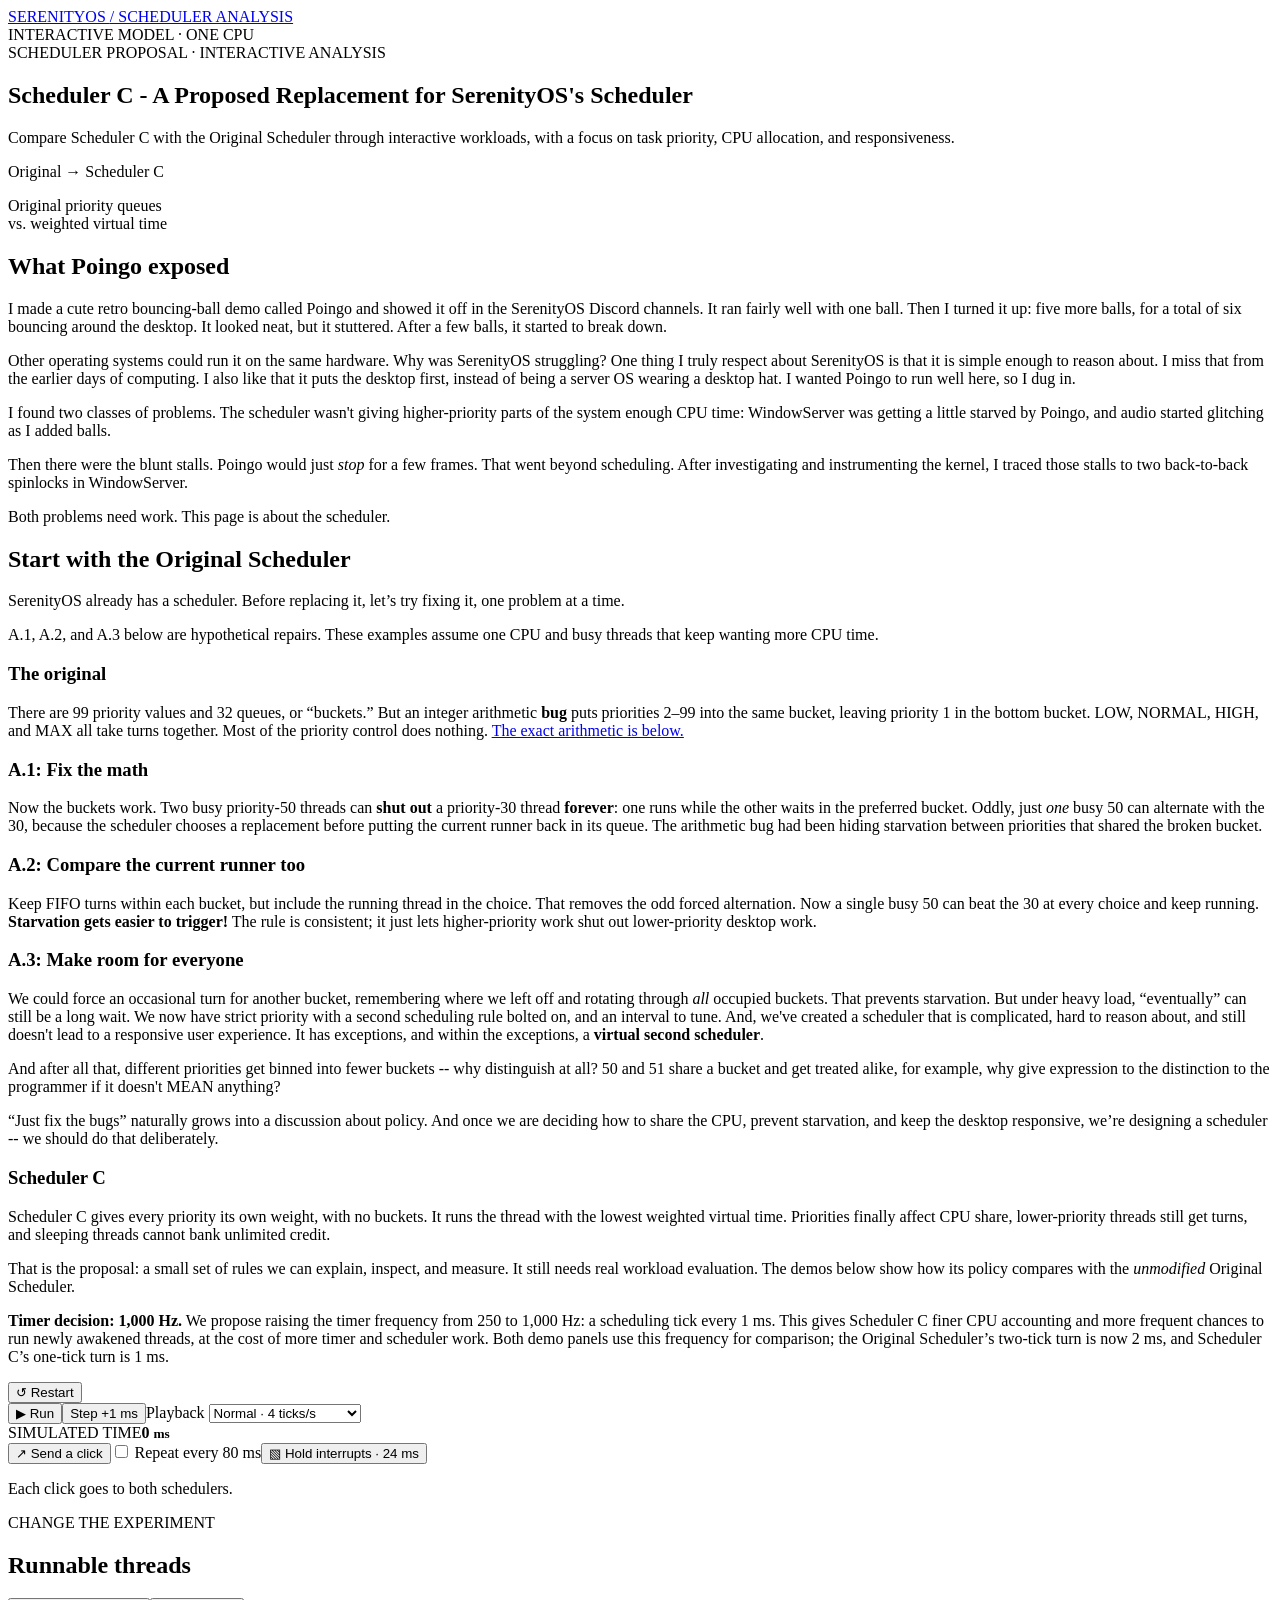
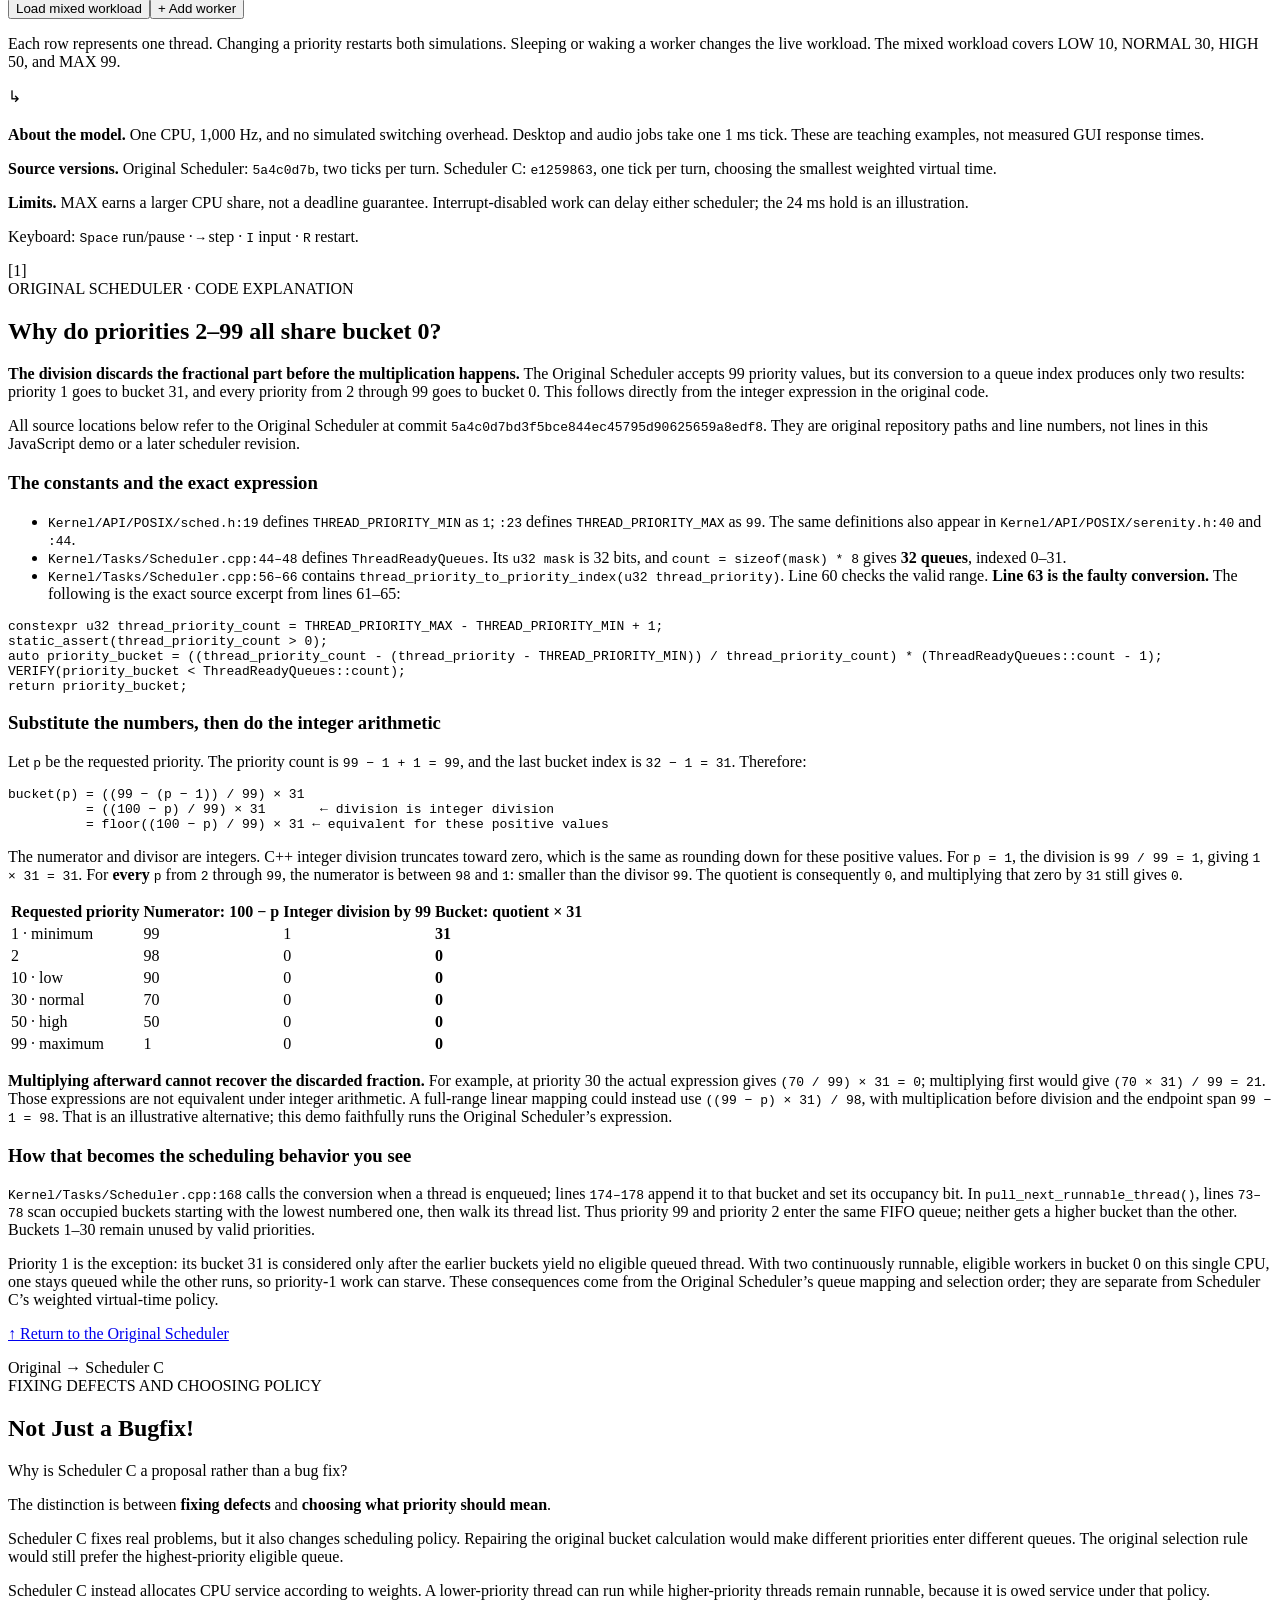
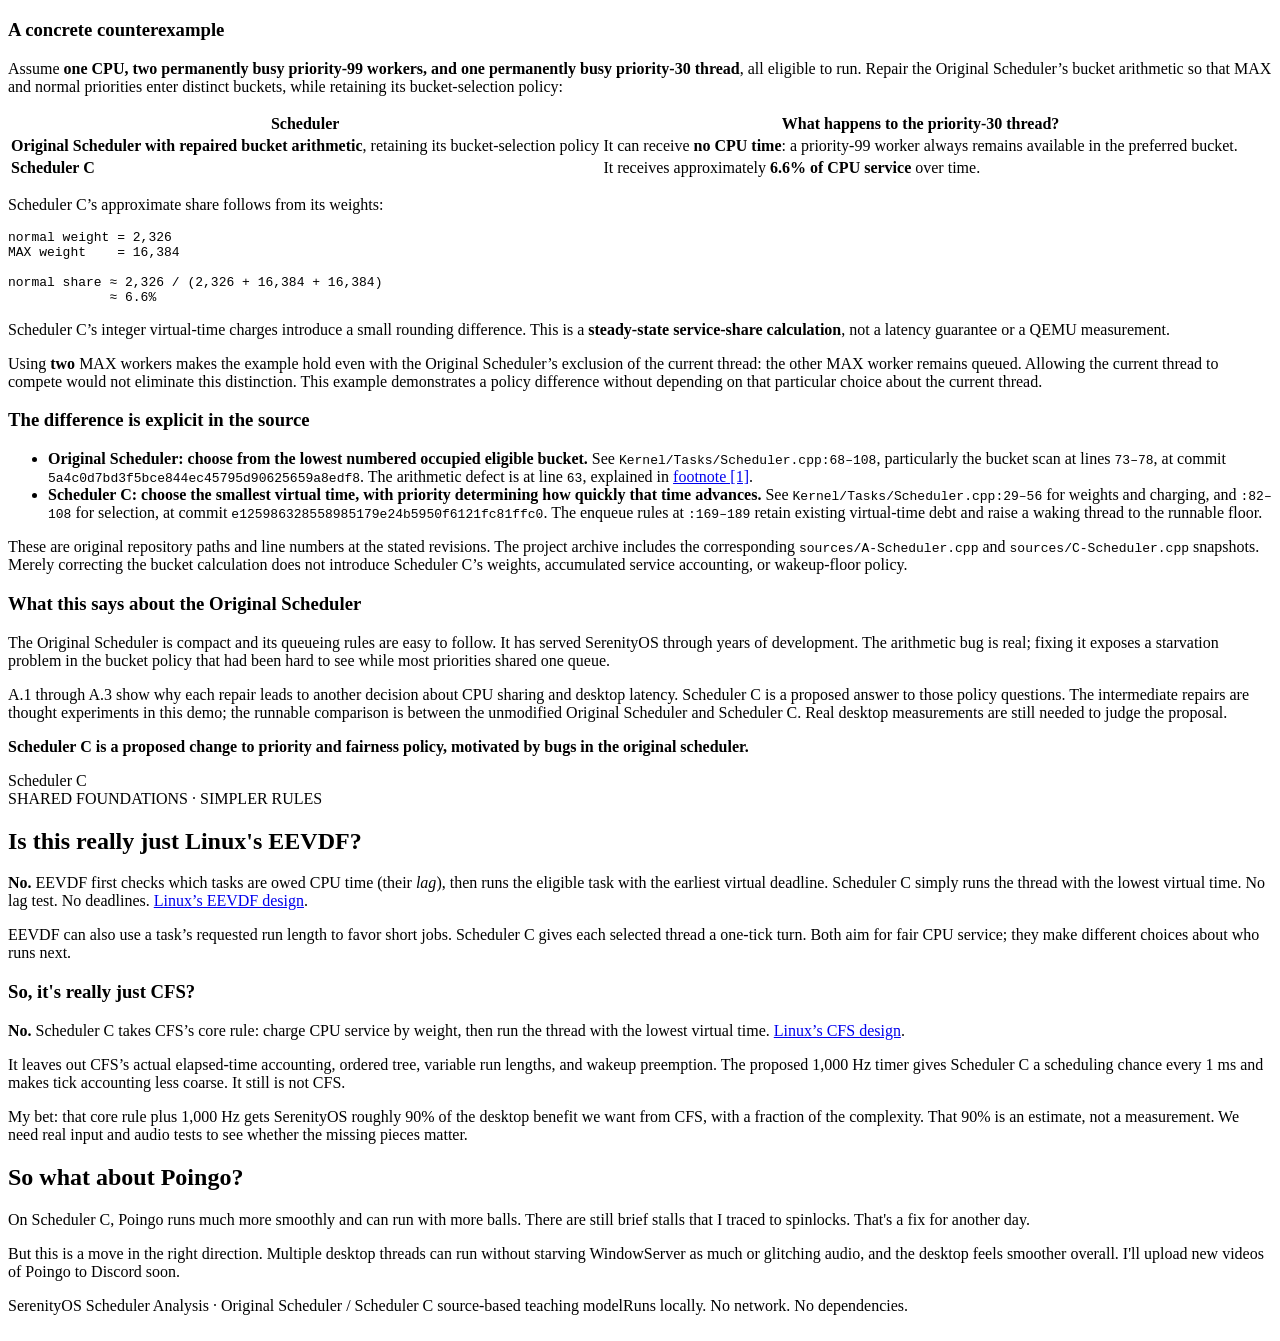
<file: Documentation/Kernel/SchedulerC-Demo/index.template.html>
<!doctype html>
<html lang="en">
<head>
<meta charset="utf-8"><meta name="viewport" content="width=device-width, initial-scale=1">
<meta name="color-scheme" content="light">
<title>Scheduler C - A Proposed Replacement for SerenityOS's Scheduler</title>
<style>/*__CSS__*/</style>
</head>
<body>
<div class="shell">
<header class="masthead"><a class="brand" href="#">SERENITYOS <span class="brand-light">/ SCHEDULER ANALYSIS</span></a><div class="model-badge"><i></i> INTERACTIVE MODEL · ONE CPU</div></header>
<section class="intro"><div><div class="eyebrow">SCHEDULER PROPOSAL · INTERACTIVE ANALYSIS</div><h1>Scheduler C - A Proposed Replacement for SerenityOS's Scheduler</h1><p>Compare Scheduler C with the Original Scheduler through interactive workloads, with a focus on task priority, CPU allocation, and responsiveness.</p></div><div class="intro-note"><span class="note-index">Original → Scheduler C</span><p>Original priority queues<br>vs. weighted virtual time</p></div></section>
<section class="pre-intro" aria-labelledby="poingo-intro-heading">
<h2 id="poingo-intro-heading">What Poingo exposed</h2>
<p>I made a cute retro bouncing-ball demo called Poingo and showed it off in the SerenityOS Discord channels. It ran fairly well with one ball. Then I turned it up: five more balls, for a total of six bouncing around the desktop. It looked neat, but it stuttered. After a few balls, it started to break down.</p>
<p>Other operating systems could run it on the same hardware. Why was SerenityOS struggling? One thing I truly respect about SerenityOS is that it is simple enough to reason about. I miss that from the earlier days of computing. I also like that it puts the desktop first, instead of being a server OS wearing a desktop hat. I wanted Poingo to run well here, so I dug in.</p>
<p>I found two classes of problems. The scheduler wasn't giving higher-priority parts of the system enough CPU time: WindowServer was getting a little starved by Poingo, and audio started glitching as I added balls.</p>
<p>Then there were the blunt stalls. Poingo would just <em>stop</em> for a few frames. That went beyond scheduling. After investigating and instrumenting the kernel, I traced those stalls to two back-to-back spinlocks in WindowServer.</p>
<p>Both problems need work. This page is about the scheduler.</p>
</section>
<section class="scheduler-introduction" aria-labelledby="scheduler-introduction-heading">
<h2 id="scheduler-introduction-heading">Start with the Original Scheduler</h2>
<p>SerenityOS already has a scheduler. Before replacing it, let’s try fixing it, one problem at a time.</p>
<p class="intro-assumption">A.1, A.2, and A.3 below are hypothetical repairs. These examples assume one CPU and busy threads that keep wanting more CPU time.</p>
<div class="intro-stage"><h3>The original</h3><p>There are 99 priority values and 32 queues, or “buckets.” But an integer arithmetic <strong>bug</strong> puts priorities 2–99 into the same bucket, leaving priority 1 in the bottom bucket. LOW, NORMAL, HIGH, and MAX all take turns together. Most of the priority control does nothing. <a href="#priority-bucket-note">The exact arithmetic is below.</a></p></div>
<div class="intro-stage"><h3>A.1: Fix the math</h3><p>Now the buckets work. Two busy priority-50 threads can <strong>shut out</strong> a priority-30 thread <strong>forever</strong>: one runs while the other waits in the preferred bucket. Oddly, just <em>one</em> busy 50 can alternate with the 30, because the scheduler chooses a replacement before putting the current runner back in its queue. The arithmetic bug had been hiding starvation between priorities that shared the broken bucket.</p></div>
<div class="intro-stage"><h3>A.2: Compare the current runner too</h3><p>Keep FIFO turns within each bucket, but include the running thread in the choice. That removes the odd forced alternation. Now a single busy 50 can beat the 30 at every choice and keep running. <strong>Starvation gets easier to trigger!</strong> The rule is consistent; it just lets higher-priority work shut out lower-priority desktop work.</p></div>
<div class="intro-stage"><h3>A.3: Make room for everyone</h3><p>We could force an occasional turn for another bucket, remembering where we left off and rotating through <em>all</em> occupied buckets. That prevents starvation. But under heavy load, “eventually” can still be a long wait. We now have strict priority with a second scheduling rule bolted on, and an interval to tune. And, we've created a scheduler that is complicated, hard to reason about, and still doesn't lead to a responsive user experience. It has exceptions, and within the exceptions, a <b>virtual second scheduler</b>.</p></div>
<p>And after all that, different priorities get binned into fewer buckets -- why distinguish at all?  50 and 51 share a bucket and get treated alike, for example, why give expression to the distinction to the programmer if it doesn't MEAN anything?</p>
<p>“Just fix the bugs” naturally grows into a discussion about policy. And once we are deciding how to share the CPU, prevent starvation, and keep the desktop responsive, we’re designing a scheduler -- we should do that deliberately.</p>
<div class="intro-proposal"><h3>Scheduler C</h3><p>Scheduler C gives every priority its own weight, with no buckets. It runs the thread with the lowest weighted virtual time. Priorities finally affect CPU share, lower-priority threads still get turns, and sleeping threads cannot bank unlimited credit.</p><p>That is the proposal: a small set of rules we can explain, inspect, and measure. It still needs real workload evaluation. The demos below show how its policy compares with the <em>unmodified</em> Original Scheduler.</p></div>
<p><strong>Timer decision: 1,000 Hz.</strong> We propose raising the timer frequency from 250 to 1,000 Hz: a scheduling tick every 1 ms. This gives Scheduler C finer CPU accounting and more frequent chances to run newly awakened threads, at the cost of more timer and scheduler work. Both demo panels use this frequency for comparison; the Original Scheduler’s two-tick turn is now 2 ms, and Scheduler C’s one-tick turn is 1 ms.</p>
</section>
<nav class="scenarios" aria-label="Experiments" id="scenarios"></nav>
<section class="experiment"><div><span class="eyebrow" id="scenario-tag"></span><p id="scenario-text"></p></div><button id="restart" class="quiet" title="Restart experiment (R)">↺ Restart</button></section>
<div class="simulation-zone"><div class="console"><section class="transport" aria-label="Simulation controls"><div class="playback"><button id="play" class="primary" title="Play or pause (Space)">▶ Run</button><button id="step" title="Advance one 1 ms interval (Right arrow)">Step <span>+1 ms</span></button><label class="speed-label">Playback <select id="speed"><option value="1">Slow · 1 tick/s</option><option value="4" selected>Normal · 4 ticks/s</option><option value="20">Fast · 20 ticks/s</option><option value="100">Overview · 100 ticks/s</option></select></label></div><div class="sim-clock"><span>SIMULATED TIME</span><strong id="clock">0 <small>ms</small></strong></div></section>
<section class="input-deck"><div class="input-actions"><button id="click" class="input-button" title="Send a click (I)">↗ Send a click</button><label class="check-label"><input type="checkbox" id="auto-input"> Repeat every 80 ms</label><button id="hold" class="lock-button" title="Inject a 24 ms interrupt-disabled section on each CPU">▧ Hold interrupts · 24 ms</button></div><p id="input-status" role="status" aria-live="polite">Each click goes to both schedulers.</p></section>
</div><main class="comparison" id="comparison"></main>
<section class="workbench"><div class="section-heading"><div><div class="eyebrow">CHANGE THE EXPERIMENT</div><h2>Runnable threads</h2></div><div class="workbench-actions"><button id="load-mixed" class="quiet">Load mixed workload</button><button id="add-worker" class="quiet">+ Add worker</button></div></div><p class="section-note">Each row represents one thread. Changing a priority restarts both simulations. Sleeping or waking a worker changes the live workload. The mixed workload covers LOW 10, NORMAL 30, HIGH 50, and MAX 99.</p><div id="task-list" class="task-list"></div></section>
</div><section class="takeaway" id="takeaway"><span class="takeaway-icon">↳</span><div><h2 id="takeaway-title"></h2><p id="takeaway-text"></p></div></section>
<section class="method" aria-label="About the model">
<p><strong>About the model.</strong> One CPU, 1,000 Hz, and no simulated switching overhead. Desktop and audio jobs take one 1 ms tick. These are teaching examples, not measured GUI response times.</p>
<p><strong>Source versions.</strong> Original Scheduler: <code>5a4c0d7b</code>, two ticks per turn. Scheduler C: <code>e1259863</code>, one tick per turn, choosing the smallest weighted virtual time.</p>
<p><strong>Limits.</strong> MAX earns a larger CPU share, not a deadline guarantee. Interrupt-disabled work can delay either scheduler; the 24 ms hold is an illustration.</p>
<p class="shortcut-note">Keyboard: <kbd>Space</kbd> run/pause · <kbd>→</kbd> step · <kbd>I</kbd> input · <kbd>R</kbd> restart.</p>
</section>
<section class="source-footnote" id="priority-bucket-note" role="doc-footnote" tabindex="-1" aria-labelledby="priority-bucket-heading">
<div class="footnote-heading"><span class="footnote-number">[1]</span><div><div class="eyebrow">ORIGINAL SCHEDULER · CODE EXPLANATION</div><h2 id="priority-bucket-heading">Why do priorities 2–99 all share bucket 0?</h2></div></div>
<p><strong>The division discards the fractional part before the multiplication happens.</strong> The Original Scheduler accepts 99 priority values, but its conversion to a queue index produces only two results: priority 1 goes to bucket 31, and every priority from 2 through 99 goes to bucket 0. This follows directly from the integer expression in the original code.</p>
<p class="source-revision">All source locations below refer to the Original Scheduler at commit <code>5a4c0d7bd3f5bce844ec45795d90625659a8edf8</code>. They are original repository paths and line numbers, not lines in this JavaScript demo or a later scheduler revision.</p>
<h3>The constants and the exact expression</h3>
<ul class="source-locations">
<li><code>Kernel/API/POSIX/sched.h:19</code> defines <code>THREAD_PRIORITY_MIN</code> as <code>1</code>; <code>:23</code> defines <code>THREAD_PRIORITY_MAX</code> as <code>99</code>. The same definitions also appear in <code>Kernel/API/POSIX/serenity.h:40</code> and <code>:44</code>.</li>
<li><code>Kernel/Tasks/Scheduler.cpp:44–48</code> defines <code>ThreadReadyQueues</code>. Its <code>u32 mask</code> is 32 bits, and <code>count = sizeof(mask) * 8</code> gives <strong>32 queues</strong>, indexed 0–31.</li>
<li><code>Kernel/Tasks/Scheduler.cpp:56–66</code> contains <code>thread_priority_to_priority_index(u32 thread_priority)</code>. Line 60 checks the valid range. <strong>Line 63 is the faulty conversion.</strong> The following is the exact source excerpt from lines 61–65:</li>
</ul>
<pre class="source-code"><code>constexpr u32 thread_priority_count = THREAD_PRIORITY_MAX - THREAD_PRIORITY_MIN + 1;
static_assert(thread_priority_count &gt; 0);
auto priority_bucket = ((thread_priority_count - (thread_priority - THREAD_PRIORITY_MIN)) / thread_priority_count) * (ThreadReadyQueues::count - 1);
VERIFY(priority_bucket &lt; ThreadReadyQueues::count);
return priority_bucket;</code></pre>
<h3>Substitute the numbers, then do the integer arithmetic</h3>
<p>Let <code>p</code> be the requested priority. The priority count is <code>99 − 1 + 1 = 99</code>, and the last bucket index is <code>32 − 1 = 31</code>. Therefore:</p>
<pre class="source-code math-code"><code>bucket(p) = ((99 − (p − 1)) / 99) × 31
          = ((100 − p) / 99) × 31       ← division is integer division
          = floor((100 − p) / 99) × 31 ← equivalent for these positive values</code></pre>
<p>The numerator and divisor are integers. C++ integer division truncates toward zero, which is the same as rounding down for these positive values. For <code>p = 1</code>, the division is <code>99 / 99 = 1</code>, giving <code>1 × 31 = 31</code>. For <strong>every</strong> <code>p</code> from <code>2</code> through <code>99</code>, the numerator is between <code>98</code> and <code>1</code>: smaller than the divisor <code>99</code>. The quotient is consequently <code>0</code>, and multiplying that zero by <code>31</code> still gives <code>0</code>.</p>
<div class="footnote-table-wrap"><table class="footnote-table"><thead><tr><th>Requested priority</th><th>Numerator: 100 − p</th><th>Integer division by 99</th><th>Bucket: quotient × 31</th></tr></thead><tbody>
<tr><td>1 · minimum</td><td>99</td><td>1</td><td><strong>31</strong></td></tr>
<tr><td>2</td><td>98</td><td>0</td><td><strong>0</strong></td></tr>
<tr><td>10 · low</td><td>90</td><td>0</td><td><strong>0</strong></td></tr>
<tr><td>30 · normal</td><td>70</td><td>0</td><td><strong>0</strong></td></tr>
<tr><td>50 · high</td><td>50</td><td>0</td><td><strong>0</strong></td></tr>
<tr><td>99 · maximum</td><td>1</td><td>0</td><td><strong>0</strong></td></tr>
</tbody></table></div>
<p><strong>Multiplying afterward cannot recover the discarded fraction.</strong> For example, at priority 30 the actual expression gives <code>(70 / 99) × 31 = 0</code>; multiplying first would give <code>(70 × 31) / 99 = 21</code>. Those expressions are not equivalent under integer arithmetic. A full-range linear mapping could instead use <code>((99 − p) × 31) / 98</code>, with multiplication before division and the endpoint span <code>99 − 1 = 98</code>. That is an illustrative alternative; this demo faithfully runs the Original Scheduler’s expression.</p>
<h3>How that becomes the scheduling behavior you see</h3>
<p><code>Kernel/Tasks/Scheduler.cpp:168</code> calls the conversion when a thread is enqueued; lines <code>174–178</code> append it to that bucket and set its occupancy bit. In <code>pull_next_runnable_thread()</code>, lines <code>73–78</code> scan occupied buckets starting with the lowest numbered one, then walk its thread list. Thus priority 99 and priority 2 enter the same FIFO queue; neither gets a higher bucket than the other. Buckets 1–30 remain unused by valid priorities.</p>
<p>Priority 1 is the exception: its bucket 31 is considered only after the earlier buckets yield no eligible queued thread. With two continuously runnable, eligible workers in bucket 0 on this single CPU, one stays queued while the other runs, so priority-1 work can starve. These consequences come from the Original Scheduler’s queue mapping and selection order; they are separate from Scheduler C’s weighted virtual-time policy.</p>
<p class="footnote-return"><a href="#panel-A">↑ Return to the Original Scheduler</a></p>
</section>
<section class="source-footnote policy-note" id="not-just-a-bugfix" aria-labelledby="bugfix-heading">
<div class="footnote-heading"><span class="policy-sign" aria-hidden="true">Original → Scheduler C</span><div><div class="eyebrow">FIXING DEFECTS AND CHOOSING POLICY</div><h2 id="bugfix-heading">Not Just a Bugfix!</h2></div></div>
<p class="policy-question">Why is Scheduler C a proposal rather than a bug fix?</p>
<p>The distinction is between <strong>fixing defects</strong> and <strong>choosing what priority should mean</strong>.</p>
<p>Scheduler C fixes real problems, but it also changes scheduling policy. Repairing the original bucket calculation would make different priorities enter different queues. The original selection rule would still prefer the highest-priority eligible queue.</p>
<p>Scheduler C instead allocates CPU service according to weights. A lower-priority thread can run while higher-priority threads remain runnable, because it is owed service under that policy.</p>
<h3>A concrete counterexample</h3>
<p>Assume <strong>one CPU, two permanently busy priority-99 workers, and one permanently busy priority-30 thread</strong>, all eligible to run. Repair the Original Scheduler’s bucket arithmetic so that MAX and normal priorities enter distinct buckets, while retaining its bucket-selection policy:</p>
<div class="footnote-table-wrap"><table class="footnote-table"><thead><tr><th>Scheduler</th><th>What happens to the priority-30 thread?</th></tr></thead><tbody>
<tr><td><strong>Original Scheduler with repaired bucket arithmetic</strong>, retaining its bucket-selection policy</td><td>It can receive <strong>no CPU time</strong>: a priority-99 worker always remains available in the preferred bucket.</td></tr>
<tr><td><strong>Scheduler C</strong></td><td>It receives approximately <strong>6.6% of CPU service</strong> over time.</td></tr>
</tbody></table></div>
<p>Scheduler C’s approximate share follows from its weights:</p>
<pre class="source-code math-code"><code>normal weight = 2,326
MAX weight    = 16,384

normal share ≈ 2,326 / (2,326 + 16,384 + 16,384)
             ≈ 6.6%</code></pre>
<p>Scheduler C’s integer virtual-time charges introduce a small rounding difference. This is a <strong>steady-state service-share calculation</strong>, not a latency guarantee or a QEMU measurement.</p>
<p>Using <strong>two</strong> MAX workers makes the example hold even with the Original Scheduler’s exclusion of the current thread: the other MAX worker remains queued. Allowing the current thread to compete would not eliminate this distinction. This example demonstrates a policy difference without depending on that particular choice about the current thread.</p>
<h3>The difference is explicit in the source</h3>
<ul class="source-locations">
<li><strong>Original Scheduler: choose from the lowest numbered occupied eligible bucket.</strong> See <code>Kernel/Tasks/Scheduler.cpp:68–108</code>, particularly the bucket scan at lines <code>73–78</code>, at commit <code>5a4c0d7bd3f5bce844ec45795d90625659a8edf8</code>. The arithmetic defect is at line <code>63</code>, explained in <a href="#priority-bucket-note">footnote [1]</a>.</li>
<li><strong>Scheduler C: choose the smallest virtual time, with priority determining how quickly that time advances.</strong> See <code>Kernel/Tasks/Scheduler.cpp:29–56</code> for weights and charging, and <code>:82–108</code> for selection, at commit <code>e125986328558985179e24b5950f6121fc81ffc0</code>. The enqueue rules at <code>:169–189</code> retain existing virtual-time debt and raise a waking thread to the runnable floor.</li>
</ul>
<p>These are original repository paths and line numbers at the stated revisions. The project archive includes the corresponding <code>sources/A-Scheduler.cpp</code> and <code>sources/C-Scheduler.cpp</code> snapshots. Merely correcting the bucket calculation does not introduce Scheduler C’s weights, accumulated service accounting, or wakeup-floor policy.</p>
<h3>What this says about the Original Scheduler</h3>
<p>The Original Scheduler is compact and its queueing rules are easy to follow. It has served SerenityOS through years of development. The arithmetic bug is real; fixing it exposes a starvation problem in the bucket policy that had been hard to see while most priorities shared one queue.</p>
<p>A.1 through A.3 show why each repair leads to another decision about CPU sharing and desktop latency. Scheduler C is a proposed answer to those policy questions. The intermediate repairs are thought experiments in this demo; the runnable comparison is between the unmodified Original Scheduler and Scheduler C. Real desktop measurements are still needed to judge the proposal.</p>
<p class="policy-conclusion"><strong>Scheduler C is a proposed change to priority and fairness policy, motivated by bugs in the original scheduler.</strong></p>
</section>
<section class="source-footnote policy-note" id="is-this-eevdf" aria-labelledby="eevdf-heading">
<div class="footnote-heading"><span class="policy-sign" aria-hidden="true">Scheduler C</span><div><div class="eyebrow">SHARED FOUNDATIONS · SIMPLER RULES</div><h2 id="eevdf-heading">Is this really just Linux's EEVDF?</h2></div></div>
<p class="policy-question"><strong>No.</strong> EEVDF first checks which tasks are owed CPU time (their <em>lag</em>), then runs the eligible task with the earliest virtual deadline. Scheduler C simply runs the thread with the lowest virtual time. No lag test. No deadlines. <a href="https://kernel.org/doc/html/latest/scheduler/sched-eevdf.html" target="_blank" rel="noopener noreferrer">Linux’s EEVDF design</a>.</p>
<p>EEVDF can also use a task’s requested run length to favor short jobs. Scheduler C gives each selected thread a one-tick turn. Both aim for fair CPU service; they make different choices about who runs next.</p>
<div class="policy-subquestion">
<h3>So, it's really just CFS?</h3>
<p><strong>No.</strong> Scheduler C takes CFS’s core rule: charge CPU service by weight, then run the thread with the lowest virtual time. <a href="https://kernel.org/doc/html/latest/scheduler/sched-design-CFS.html" target="_blank" rel="noopener noreferrer">Linux’s CFS design</a>.</p>
<p>It leaves out CFS’s actual elapsed-time accounting, ordered tree, variable run lengths, and wakeup preemption. The proposed 1,000 Hz timer gives Scheduler C a scheduling chance every 1 ms and makes tick accounting less coarse. It still is not CFS.</p>
<p>My bet: that core rule plus 1,000 Hz gets SerenityOS roughly 90% of the desktop benefit we want from CFS, with a fraction of the complexity. That 90% is an estimate, not a measurement. We need real input and audio tests to see whether the missing pieces matter.</p>
</div>
</section>
<section class="poingo-conclusion" aria-labelledby="poingo-conclusion-heading">
<h2 id="poingo-conclusion-heading">So what about Poingo?</h2>
<p>On Scheduler C, Poingo runs much more smoothly and can run with more balls. There are still brief stalls that I traced to spinlocks. That's a fix for another day.</p>
<p>But this is a move in the right direction. Multiple desktop threads can run without starving WindowServer as much or glitching audio, and the desktop feels smoother overall. I'll upload new videos of Poingo to Discord soon.</p>
</section>
<footer><span>SerenityOS Scheduler Analysis <span class="footer-dot">·</span> Original Scheduler / Scheduler C source-based teaching model</span><span>Runs locally. No network. No dependencies.</span></footer>
</div>
<script>/*__MODEL__*/</script>
<script>/*__APP__*/</script>
</body></html>
</file>
